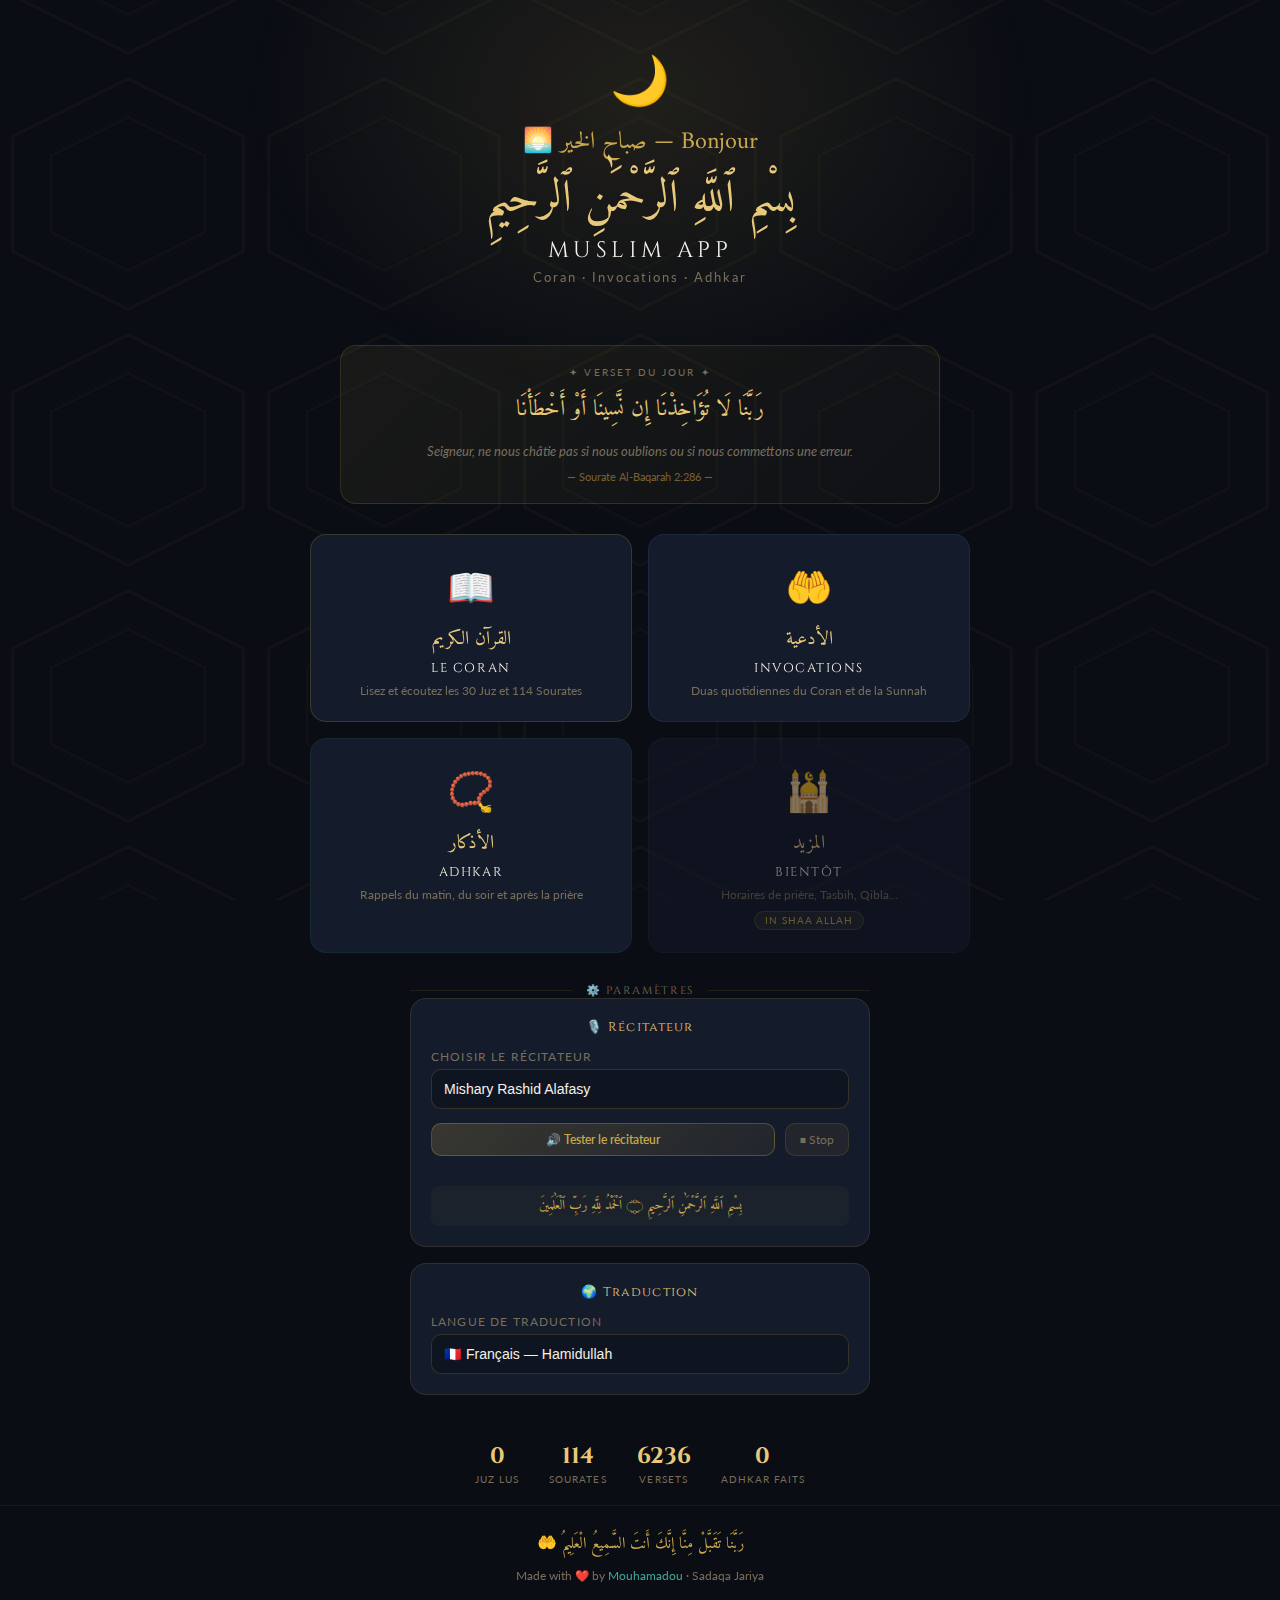
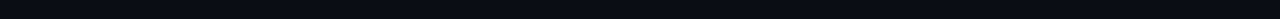
<file: index.html>
<!DOCTYPE html>
<html lang="fr" dir="ltr">
<head>
<meta charset="UTF-8"/>
<meta name="viewport" content="width=device-width, initial-scale=1.0, user-scalable=no"/>
<title>Muslim App — تطبيق المسلم</title>
<meta name="description" content="Coran, Duas et Adhkar — Application islamique complète"/>
<meta name="theme-color" content="#0a0d14"/>
<link rel="manifest" href="manifest.json"/>
<meta name="apple-mobile-web-app-capable" content="yes"/>
<link href="https://fonts.googleapis.com/css2?family=Amiri:wght@400;700&family=Cinzel:wght@400;600;700&family=Lato:wght@300;400;700&display=swap" rel="stylesheet"/>
<link rel="stylesheet" href="style.css"/>
<style>
/* Extra styles only for index page */
.settings-section {
  max-width: 500px;
  margin: 0 auto;
  padding: 0 20px 10px;
}

.settings-card {
  background: var(--card);
  border: 1px solid rgba(201,168,76,.15);
  border-radius: var(--radius);
  padding: 20px;
  margin-bottom: 16px;
}

.settings-card-title {
  font-family: 'Cinzel', serif;
  font-size: .8rem;
  color: var(--gold-light);
  letter-spacing: .1em;
  margin-bottom: 14px;
  text-align: center;
}

.settings-card .setting-group {
  margin-bottom: 14px;
}

.settings-card .setting-group:last-child {
  margin-bottom: 0;
}

.settings-card .setting-label {
  font-size: .72rem;
  color: var(--text-dim);
  text-transform: uppercase;
  letter-spacing: .1em;
  margin-bottom: 6px;
  display: block;
}

.settings-card .setting-select {
  width: 100%;
  background: var(--deep);
  border: 1px solid rgba(201,168,76,.2);
  border-radius: 10px;
  padding: 11px 12px;
  color: var(--white);
  font-size: .88rem;
  outline: none;
  appearance: none;
  cursor: pointer;
}

.settings-card .setting-select:focus {
  border-color: var(--gold);
}

.settings-card .setting-select option {
  background: var(--deep);
  color: var(--white);
}

.test-reciter-wrap {
  display: flex;
  align-items: center;
  gap: 10px;
  margin-top: 10px;
}

.test-btn {
  background: linear-gradient(135deg, rgba(201,168,76,.2), rgba(201,168,76,.08));
  border: 1px solid rgba(201,168,76,.3);
  color: var(--gold);
  padding: 8px 16px;
  border-radius: 10px;
  font-size: .75rem;
  font-weight: 600;
  display: flex;
  align-items: center;
  gap: 6px;
  transition: all .2s;
  flex: 1;
  justify-content: center;
}

.test-btn:hover {
  background: linear-gradient(135deg, rgba(201,168,76,.35), rgba(201,168,76,.15));
  border-color: var(--gold);
}

.test-btn.playing-test {
  background: rgba(74,222,128,.15);
  border-color: var(--green);
  color: var(--green);
}

.stop-btn {
  background: rgba(201,168,76,.08);
  border: 1px solid rgba(201,168,76,.15);
  color: var(--text-dim);
  padding: 8px 14px;
  border-radius: 10px;
  font-size: .75rem;
  transition: all .2s;
}

.stop-btn:hover {
  color: var(--gold);
  border-color: var(--gold);
}

.test-status {
  font-size: .68rem;
  color: var(--text-dim);
  text-align: center;
  margin-top: 6px;
  min-height: 16px;
}

.reciter-preview {
  font-family: 'Amiri', serif;
  font-size: .85rem;
  color: var(--gold);
  text-align: center;
  direction: rtl;
  padding: 8px;
  background: rgba(201,168,76,.05);
  border-radius: 8px;
  margin-top: 8px;
}

.section-divider {
  display: flex;
  align-items: center;
  gap: 14px;
  max-width: 500px;
  margin: 10px auto 0;
  padding: 0 20px;
}

.section-divider span {
  font-family: 'Cinzel', serif;
  font-size: .7rem;
  color: var(--text-dim);
  letter-spacing: .15em;
  text-transform: uppercase;
  white-space: nowrap;
}

.section-divider::before,
.section-divider::after {
  content: '';
  flex: 1;
  height: 1px;
  background: rgba(201,168,76,.12);
}
</style>
</head>
<body>

<!-- Background -->
<div class="bg-glow"></div>
<div class="bg-pattern">
  <svg viewBox="0 0 200 200" xmlns="http://www.w3.org/2000/svg" preserveAspectRatio="xMidYMid slice">
    <defs><pattern id="geo" x="0" y="0" width="40" height="40" patternUnits="userSpaceOnUse">
      <polygon points="20,2 38,11 38,29 20,38 2,29 2,11" fill="none" stroke="#c9a84c" stroke-width="0.5"/>
      <polygon points="20,8 32,14 32,26 20,32 8,26 8,14" fill="none" stroke="#c9a84c" stroke-width="0.3"/>
    </pattern></defs>
    <rect width="200" height="200" fill="url(#geo)"/>
  </svg>
</div>

<!-- Toast -->
<div class="toast" id="toast"></div>

<!-- ================================ -->
<!-- HOME HERO                        -->
<!-- ================================ -->
<div class="home-hero">
  <span class="moon-icon">🌙</span>
  <div class="home-greeting" id="greeting"></div>
  <div class="home-title">بِسْمِ ٱللَّهِ ٱلرَّحْمَٰنِ ٱلرَّحِيمِ</div>
  <div class="home-app-name">Muslim App</div>
  <div class="home-tagline">Coran · Invocations · Adhkar</div>
</div>

<!-- ================================ -->
<!-- VERSE OF THE DAY                 -->
<!-- ================================ -->
<div class="verse-of-day">
  <div class="verse-of-day-label">✦ Verset du jour ✦</div>
  <div class="verse-of-day-ar" id="vod-ar"></div>
  <div class="verse-of-day-tr" id="vod-tr"></div>
  <div class="verse-of-day-ref" id="vod-ref"></div>
</div>

<!-- ================================ -->
<!-- FEATURE CARDS                    -->
<!-- ================================ -->
<div class="features">
  <a href="quran.html" class="feature-card card-quran">
    <span class="feature-icon">📖</span>
    <div class="feature-title-ar">القرآن الكريم</div>
    <div class="feature-title">Le Coran</div>
    <div class="feature-desc">Lisez et écoutez les 30 Juz et 114 Sourates</div>
  </a>
  <a href="duas.html" class="feature-card card-duas">
    <span class="feature-icon">🤲</span>
    <div class="feature-title-ar">الأدعية</div>
    <div class="feature-title">Invocations</div>
    <div class="feature-desc">Duas quotidiennes du Coran et de la Sunnah</div>
  </a>
  <a href="adhkar.html" class="feature-card card-adhkar">
    <span class="feature-icon">📿</span>
    <div class="feature-title-ar">الأذكار</div>
    <div class="feature-title">Adhkar</div>
    <div class="feature-desc">Rappels du matin, du soir et après la prière</div>
  </a>
  <div class="feature-card card-soon">
    <span class="feature-icon">🕌</span>
    <div class="feature-title-ar">المزيد</div>
    <div class="feature-title">Bientôt</div>
    <div class="feature-desc">Horaires de prière, Tasbih, Qibla...</div>
    <span class="coming-badge">In Shaa Allah</span>
  </div>
</div>

<!-- ================================ -->
<!-- SETTINGS ON HOME                 -->
<!-- ================================ -->
<div class="section-divider">
  <span>⚙️ Paramètres</span>
</div>

<div class="settings-section">
  <!-- Reciter -->
  <div class="settings-card">
    <div class="settings-card-title">🎙️ Récitateur</div>
    <div class="setting-group">
      <label class="setting-label">Choisir le récitateur</label>
      <select class="setting-select" id="select-reciter" onchange="onReciterChange(this.value)">
        <option value="ar.alafasy">Mishary Rashid Alafasy</option>
        <option value="ar.abdulbasitmurattal">Abdul Basit (Murattal)</option>
        <option value="ar.abdurrahmaansudais">Abdurrahman As-Sudais</option>
        <option value="ar.husary">Mahmoud Khalil Al-Husary</option>
        <option value="ar.minshawimujawwad">El-Minshawi (Mujawwad)</option>
      </select>
    </div>
    <div class="test-reciter-wrap">
      <button class="test-btn" id="test-btn" onclick="testReciter()">
        🔊 Tester le récitateur
      </button>
      <button class="stop-btn" onclick="stopTest()">⏹ Stop</button>
    </div>
    <div class="test-status" id="test-status"></div>
    <div class="reciter-preview">
      بِسْمِ ٱللَّهِ ٱلرَّحْمَٰنِ ٱلرَّحِيمِ ۝ ٱلْحَمْدُ لِلَّهِ رَبِّ ٱلْعَٰلَمِينَ
    </div>
  </div>

  <!-- Translation -->
  <div class="settings-card">
    <div class="settings-card-title">🌍 Traduction</div>
    <div class="setting-group">
      <label class="setting-label">Langue de traduction</label>
      <select class="setting-select" id="select-translation" onchange="onTranslationChange(this.value)">
        <option value="fr.hamidullah">🇫🇷 Français — Hamidullah</option>
        <option value="en.sahih">🇬🇧 English — Sahih International</option>
        <option value="en.pickthall">🇬🇧 English — Pickthall</option>
      </select>
    </div>
  </div>
</div>

<!-- ================================ -->
<!-- STATS                            -->
<!-- ================================ -->
<div class="home-stats">
  <div class="stat-item">
    <div class="stat-num" id="stat-juz">0</div>
    <div class="stat-label">Juz lus</div>
  </div>
  <div class="stat-item">
    <div class="stat-num">114</div>
    <div class="stat-label">Sourates</div>
  </div>
  <div class="stat-item">
    <div class="stat-num">6236</div>
    <div class="stat-label">Versets</div>
  </div>
  <div class="stat-item">
    <div class="stat-num" id="stat-dhikr">0</div>
    <div class="stat-label">Adhkar faits</div>
  </div>
</div>

<!-- ================================ -->
<!-- FOOTER                           -->
<!-- ================================ -->
<footer>
  <div class="footer-dua">رَبَّنَا تَقَبَّلْ مِنَّا إِنَّكَ أَنتَ السَّمِيعُ الْعَلِيمُ 🤲</div>
  <div class="footer-credit">
    Made with ❤️ by <a href="https://github.com/lem2003" target="_blank">Mouhamadou</a> · Sadaqa Jariya
  </div>
</footer>

<!-- Hidden test audio -->
<audio id="test-audio" preload="none"></audio>

<script>
/* ================================================
   VERSE OF THE DAY DATA
   ================================================ */
var VOD = [
  {ar:'وَإِذَا سَأَلَكَ عِبَادِي عَنِّي فَإِنِّي قَرِيبٌ أُجِيبُ دَعْوَةَ الدَّاعِ إِذَا دَعَانِ', fr:'Et quand Mes serviteurs t\'interrogent sur Moi, Je suis tout proche. Je réponds à l\'appel de celui qui M\'invoque.', ref:'Sourate Al-Baqarah 2:186'},
  {ar:'إِنَّ مَعَ الْعُسْرِ يُسْرًا', fr:'Certes, avec la difficulté il y a une facilité.', ref:'Sourate Ash-Sharh 94:6'},
  {ar:'وَمَن يَتَّقِ اللَّهَ يَجْعَل لَّهُ مَخْرَجًا وَيَرْزُقْهُ مِنْ حَيْثُ لَا يَحْتَسِبُ', fr:'Et quiconque craint Allah, Il lui donnera une issue et lui accordera Ses dons d\'où il ne s\'y attend pas.', ref:'Sourate At-Talaq 65:2-3'},
  {ar:'وَلَسَوْفَ يُعْطِيكَ رَبُّكَ فَتَرْضَىٰ', fr:'Ton Seigneur t\'accordera certes Ses dons, et tu seras satisfait.', ref:'Sourate Ad-Duha 93:5'},
  {ar:'فَاذْكُرُونِي أَذْكُرْكُمْ وَاشْكُرُوا لِي وَلَا تَكْفُرُونِ', fr:'Souvenez-vous de Moi, Je Me souviendrai de vous. Soyez reconnaissants et ne soyez pas ingrats.', ref:'Sourate Al-Baqarah 2:152'},
  {ar:'وَنُنَزِّلُ مِنَ الْقُرْآنِ مَا هُوَ شِفَاءٌ وَرَحْمَةٌ لِّلْمُؤْمِنِينَ', fr:'Nous faisons descendre du Coran ce qui est guérison et miséricorde pour les croyants.', ref:'Sourate Al-Isra 17:82'},
  {ar:'رَبَّنَا لَا تُؤَاخِذْنَا إِن نَّسِينَا أَوْ أَخْطَأْنَا', fr:'Seigneur, ne nous châtie pas si nous oublions ou si nous commettons une erreur.', ref:'Sourate Al-Baqarah 2:286'},
  {ar:'لَا يُكَلِّفُ اللَّهُ نَفْسًا إِلَّا وُسْعَهَا', fr:'Allah n\'impose à aucune âme une charge supérieure à sa capacité.', ref:'Sourate Al-Baqarah 2:286'},
  {ar:'وَقُل رَّبِّ زِدْنِي عِلْمًا', fr:'Et dis : Seigneur, accrois mes connaissances.', ref:'Sourate Taha 20:114'},
  {ar:'إِنَّ اللَّهَ مَعَ الصَّابِرِينَ', fr:'Certes, Allah est avec les patients.', ref:'Sourate Al-Baqarah 2:153'},
];

/* ================================================
   RECITER TEST DATA
   ================================================ */
var RECITER_NAMES = {
  'ar.alafasy': 'Mishary Rashid Alafasy',
  'ar.abdulbasitmurattal': 'Abdul Basit (Murattal)',
  'ar.abdurrahmaansudais': 'Abdurrahman As-Sudais',
  'ar.husary': 'Mahmoud Khalil Al-Husary',
  'ar.minshawimujawwad': 'El-Minshawi (Mujawwad)'
};

// Test ayahs: Al-Fatiha verses 1-4
var TEST_AYAHS = [1, 2, 3, 4, 5, 6, 7];
var testAudioEl = document.getElementById('test-audio');
var testIdx = 0;
var isTesting = false;

/* ================================================
   SETTINGS
   ================================================ */
function onReciterChange(val) {
  localStorage.setItem('q_rec', val);
  stopTest();
  showToast('🎙️ Récitateur : ' + RECITER_NAMES[val]);
}

function onTranslationChange(val) {
  localStorage.setItem('q_tr', val);
  var names = {
    'fr.hamidullah': '🇫🇷 Français',
    'en.sahih': '🇬🇧 English (Sahih)',
    'en.pickthall': '🇬🇧 English (Pickthall)'
  };
  showToast('🌍 Traduction : ' + (names[val] || val));
}

/* ================================================
   RECITER TEST
   ================================================ */
function testReciter() {
  var reciter = document.getElementById('select-reciter').value;
  var cdn = 'https://cdn.islamic.network/quran/audio/128';
  
  stopTest();
  isTesting = true;
  testIdx = 0;

  document.getElementById('test-btn').classList.add('playing-test');
  document.getElementById('test-btn').innerHTML = '🔊 En cours d\'écoute...';
  document.getElementById('test-status').textContent = '▶ Al-Fatiha — ' + RECITER_NAMES[reciter];

  playTestAyah();

  function playTestAyah() {
    if (!isTesting || testIdx >= TEST_AYAHS.length) {
      stopTest();
      return;
    }
    var url = cdn + '/' + reciter + '/' + TEST_AYAHS[testIdx] + '.mp3';
    testAudioEl.src = url;
    testAudioEl.play().then(function() {
      document.getElementById('test-status').textContent = 
        '▶ Al-Fatiha — Verset ' + (testIdx + 1) + '/7 — ' + RECITER_NAMES[reciter];
    }).catch(function() {
      document.getElementById('test-status').textContent = '⚠️ Ce récitateur n\'est pas disponible';
      stopTest();
    });
  }

  testAudioEl.onended = function() {
    testIdx++;
    if (testIdx < TEST_AYAHS.length && isTesting) {
      playTestAyah();
    } else {
      document.getElementById('test-status').textContent = '✅ Test terminé — ' + RECITER_NAMES[reciter];
      stopTest();
    }
  };

  testAudioEl.onerror = function() {
    document.getElementById('test-status').textContent = '⚠️ Audio non disponible pour ce récitateur';
    stopTest();
  };
}

function stopTest() {
  isTesting = false;
  testAudioEl.pause();
  testAudioEl.src = '';
  document.getElementById('test-btn').classList.remove('playing-test');
  document.getElementById('test-btn').innerHTML = '🔊 Tester le récitateur';
}

/* ================================================
   GREETING
   ================================================ */
function setGreeting() {
  var h = new Date().getHours();
  var g = '';
  if (h >= 5 && h < 12) g = '🌅 صباح الخير — Bonjour';
  else if (h >= 12 && h < 17) g = '☀️ مساء الخير — Bon après-midi';
  else if (h >= 17 && h < 21) g = '🌆 مساء النور — Bonsoir';
  else g = '🌙 طابت ليلتكم — Bonne nuit';
  document.getElementById('greeting').textContent = g;
}

/* ================================================
   VERSE OF THE DAY
   ================================================ */
function setVerseOfDay() {
  var today = new Date().getDate() % VOD.length;
  var v = VOD[today];
  document.getElementById('vod-ar').textContent = v.ar;
  document.getElementById('vod-tr').textContent = v.fr;
  document.getElementById('vod-ref').textContent = '— ' + v.ref + ' —';
}

/* ================================================
   STATS
   ================================================ */
function loadStats() {
  var done = JSON.parse(localStorage.getItem('q_done') || '[]');
  document.getElementById('stat-juz').textContent = done.length;

  var counters = JSON.parse(localStorage.getItem('q_counters') || '{}');
  var total = 0;
  var keys = Object.keys(counters);
  for (var i = 0; i < keys.length; i++) { total += counters[keys[i]]; }
  document.getElementById('stat-dhikr').textContent = total;
}

/* ================================================
   TOAST
   ================================================ */
function showToast(msg) {
  var t = document.getElementById('toast');
  t.textContent = msg;
  t.classList.add('show');
  setTimeout(function() { t.classList.remove('show'); }, 3000);
}

/* ================================================
   INIT
   ================================================ */
(function init() {
  // Restore saved settings
  var savedReciter = localStorage.getItem('q_rec') || 'ar.alafasy';
  var savedTrans = localStorage.getItem('q_tr') || 'fr.hamidullah';
  document.getElementById('select-reciter').value = savedReciter;
  document.getElementById('select-translation').value = savedTrans;

  setGreeting();
  setVerseOfDay();
  loadStats();
})();

// Service Worker
if ('serviceWorker' in navigator) {
  navigator.serviceWorker.register('sw.js').catch(function() {});
}
</script>
</body>
</html>
</file>
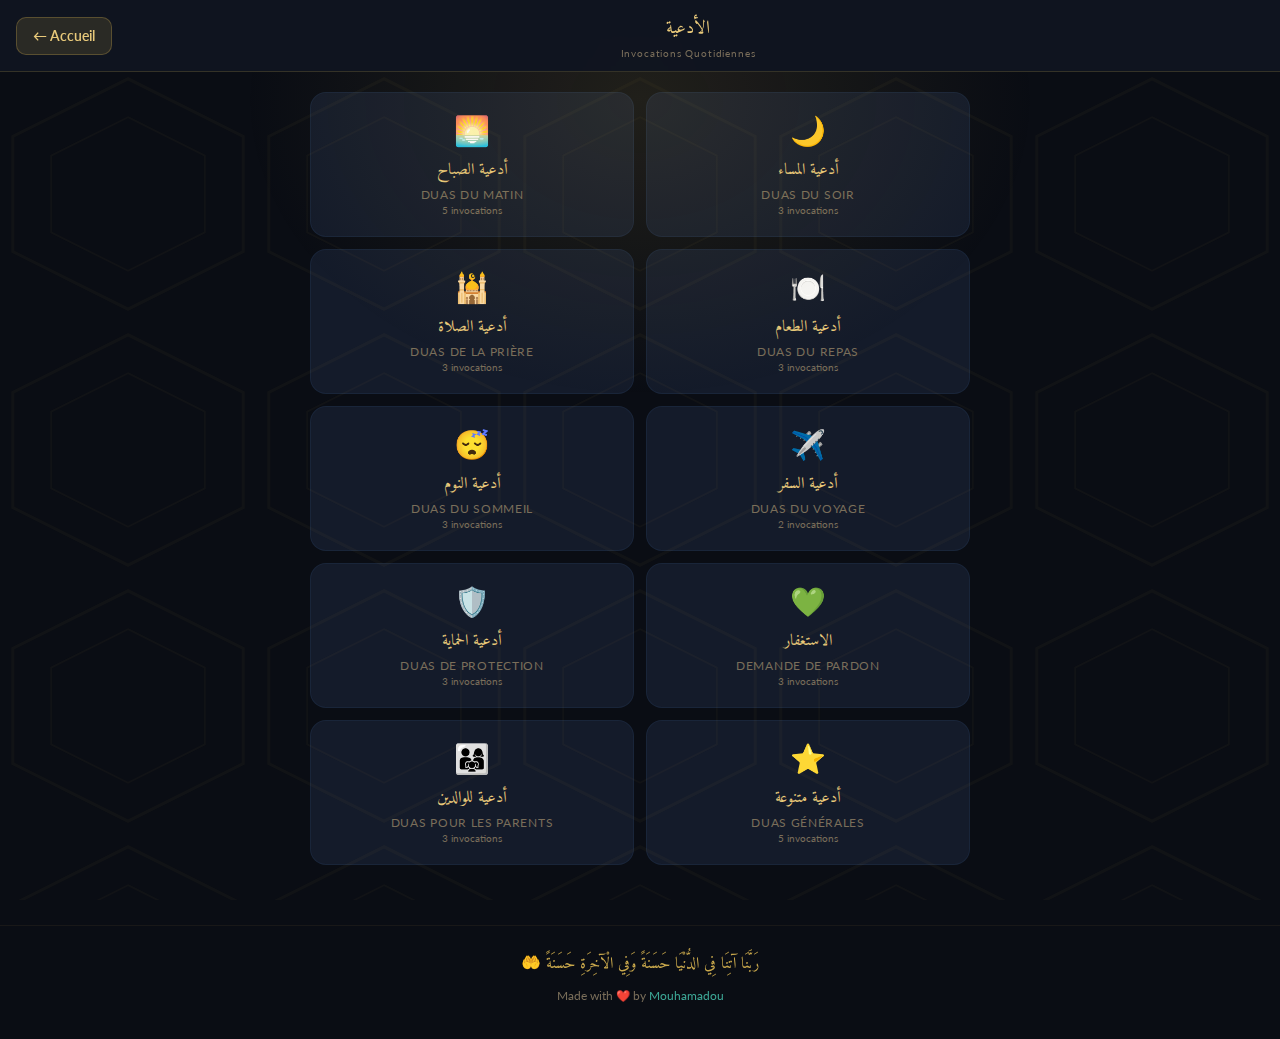
<file: duas.html>
<!DOCTYPE html>
<html lang="fr" dir="ltr">
<head>
<meta charset="UTF-8"/>
<meta name="viewport" content="width=device-width, initial-scale=1.0, user-scalable=no"/>
<title>Duas — الأدعية</title>
<meta name="description" content="Invocations quotidiennes du Coran et de la Sunnah"/>
<meta name="theme-color" content="#0a0d14"/>
<link rel="manifest" href="manifest.json"/>
<link href="https://fonts.googleapis.com/css2?family=Amiri:wght@400;700&family=Cinzel:wght@400;600;700&family=Lato:wght@300;400;700&display=swap" rel="stylesheet"/>
<link rel="stylesheet" href="style.css"/>
</head>
<body>

<!-- Background -->
<div class="bg-glow"></div>
<div class="bg-pattern">
  <svg viewBox="0 0 200 200" xmlns="http://www.w3.org/2000/svg" preserveAspectRatio="xMidYMid slice">
    <defs><pattern id="geo" x="0" y="0" width="40" height="40" patternUnits="userSpaceOnUse">
      <polygon points="20,2 38,11 38,29 20,38 2,29 2,11" fill="none" stroke="#c9a84c" stroke-width="0.5"/>
      <polygon points="20,8 32,14 32,26 20,32 8,26 8,14" fill="none" stroke="#c9a84c" stroke-width="0.3"/>
    </pattern></defs>
    <rect width="200" height="200" fill="url(#geo)"/>
  </svg>
</div>

<!-- Toast -->
<div class="toast" id="toast"></div>

<!-- Header -->
<div class="section-header">
  <a href="index.html" class="sec-back" id="back-btn">← Accueil</a>
  <div class="sec-title-area">
    <div class="sec-title" id="page-title">الأدعية</div>
    <div class="sec-subtitle" id="page-subtitle">Invocations Quotidiennes</div>
  </div>
  <div class="sec-actions"></div>
</div>

<!-- Content -->
<div id="content"></div>

<!-- Footer (shown on categories view) -->
<footer id="page-footer">
  <div class="footer-dua">رَبَّنَا آتِنَا فِي الدُّنْيَا حَسَنَةً وَفِي الْآخِرَةِ حَسَنَةً 🤲</div>
  <div class="footer-credit">
    Made with ❤️ by <a href="https://github.com/lem2003" target="_blank">Mouhamadou</a>
  </div>
</footer>

<script>
/* ================================================================
   DUAS DATA
   ================================================================ */
var CATEGORIES = [
  {id:'morning', icon:'🌅', ar:'أدعية الصباح', fr:'Duas du Matin', count:0},
  {id:'evening', icon:'🌙', ar:'أدعية المساء', fr:'Duas du Soir', count:0},
  {id:'salah', icon:'🕌', ar:'أدعية الصلاة', fr:'Duas de la Prière', count:0},
  {id:'food', icon:'🍽️', ar:'أدعية الطعام', fr:'Duas du Repas', count:0},
  {id:'sleep', icon:'😴', ar:'أدعية النوم', fr:'Duas du Sommeil', count:0},
  {id:'travel', icon:'✈️', ar:'أدعية السفر', fr:'Duas du Voyage', count:0},
  {id:'protection', icon:'🛡️', ar:'أدعية الحماية', fr:'Duas de Protection', count:0},
  {id:'forgiveness', icon:'💚', ar:'الاستغفار', fr:'Demande de Pardon', count:0},
  {id:'parents', icon:'👨‍👩‍👧', ar:'أدعية للوالدين', fr:'Duas pour les Parents', count:0},
  {id:'general', icon:'⭐', ar:'أدعية متنوعة', fr:'Duas Générales', count:0}
];

var DUAS = [
  // MORNING
  {cat:'morning', ar:'اللَّهُمَّ بِكَ أَصْبَحْنَا وَبِكَ أَمْسَيْنَا وَبِكَ نَحْيَا وَبِكَ نَمُوتُ وَإِلَيْكَ النُّشُورُ', fr:'Ô Allah, c\'est par Toi que nous sommes arrivés au matin, et c\'est par Toi que nous arrivons au soir. C\'est par Toi que nous vivons et par Toi que nous mourrons, et c\'est vers Toi la résurrection.', src:'At-Tirmidhi'},
  {cat:'morning', ar:'أَصْبَحْنَا وَأَصْبَحَ الْمُلْكُ لِلَّهِ وَالْحَمْدُ لِلَّهِ لَا إِلَهَ إِلَّا اللَّهُ وَحْدَهُ لَا شَرِيكَ لَهُ، لَهُ الْمُلْكُ وَلَهُ الْحَمْدُ وَهُوَ عَلَى كُلِّ شَيْءٍ قَدِيرٌ', fr:'Nous voilà au matin et le royaume appartient à Allah. Louange à Allah. Il n\'y a de divinité qu\'Allah seul, sans associé. À Lui la souveraineté, à Lui la louange et Il est capable de toute chose.', src:'Muslim'},
  {cat:'morning', ar:'اللَّهُمَّ إِنِّي أَسْأَلُكَ الْعَفْوَ وَالْعَافِيَةَ فِي الدُّنْيَا وَالآخِرَةِ', fr:'Ô Allah, je Te demande le pardon et la santé dans ce monde et dans l\'au-delà.', src:'Ibn Majah'},
  {cat:'morning', ar:'بِسْمِ اللَّهِ الَّذِي لَا يَضُرُّ مَعَ اسْمِهِ شَيْءٌ فِي الْأَرْضِ وَلَا فِي السَّمَاءِ وَهُوَ السَّمِيعُ الْعَلِيمُ', fr:'Au nom d\'Allah, rien ne peut nuire avec Son nom, ni sur terre ni au ciel, et Il est l\'Audient, l\'Omniscient.', src:'Abu Dawud', rep:'3x'},
  {cat:'morning', ar:'رَضِيتُ بِاللَّهِ رَبًّا وَبِالْإِسْلَامِ دِينًا وَبِمُحَمَّدٍ صَلَّى اللهُ عَلَيْهِ وَسَلَّمَ نَبِيًّا', fr:'J\'accepte Allah comme Seigneur, l\'Islam comme religion et Muhammad ﷺ comme prophète.', src:'Abu Dawud', rep:'3x'},

  // EVENING
  {cat:'evening', ar:'اللَّهُمَّ بِكَ أَمْسَيْنَا وَبِكَ أَصْبَحْنَا وَبِكَ نَحْيَا وَبِكَ نَمُوتُ وَإِلَيْكَ الْمَصِيرُ', fr:'Ô Allah, c\'est par Toi que nous arrivons au soir et par Toi au matin. C\'est par Toi que nous vivons et par Toi que nous mourons, et vers Toi est le retour.', src:'At-Tirmidhi'},
  {cat:'evening', ar:'أَمْسَيْنَا وَأَمْسَى الْمُلْكُ لِلَّهِ وَالْحَمْدُ لِلَّهِ لَا إِلَهَ إِلَّا اللَّهُ وَحْدَهُ لَا شَرِيكَ لَهُ', fr:'Nous voilà au soir et le royaume appartient à Allah. Louange à Allah. Il n\'y a de divinité qu\'Allah seul, sans associé.', src:'Muslim'},
  {cat:'evening', ar:'أَعُوذُ بِكَلِمَاتِ اللَّهِ التَّامَّاتِ مِنْ شَرِّ مَا خَلَقَ', fr:'Je cherche refuge auprès des paroles parfaites d\'Allah contre le mal de ce qu\'Il a créé.', src:'Muslim', rep:'3x'},

  // SALAH
  {cat:'salah', ar:'اللَّهُمَّ أَنْتَ السَّلَامُ وَمِنْكَ السَّلَامُ تَبَارَكْتَ يَا ذَا الْجَلَالِ وَالْإِكْرَامِ', fr:'Ô Allah, Tu es la Paix et de Toi vient la paix. Béni sois-Tu, ô Détenteur de la majesté et de la générosité.', src:'Muslim — après le salam'},
  {cat:'salah', ar:'سُبْحَانَ اللَّهِ (٣٣) الْحَمْدُ لِلَّهِ (٣٣) اللَّهُ أَكْبَرُ (٣٣)', fr:'Gloire à Allah (33x), Louange à Allah (33x), Allah est le Plus Grand (33x).', src:'Muslim — après chaque prière'},
  {cat:'salah', ar:'رَبَّنَا آتِنَا فِي الدُّنْيَا حَسَنَةً وَفِي الْآخِرَةِ حَسَنَةً وَقِنَا عَذَابَ النَّارِ', fr:'Notre Seigneur, accorde-nous une belle part dans ce monde, et une belle part dans l\'au-delà, et protège-nous du châtiment du Feu.', src:'Coran 2:201'},

  // FOOD
  {cat:'food', ar:'بِسْمِ اللَّهِ', fr:'Au nom d\'Allah.', src:'Avant de manger'},
  {cat:'food', ar:'اللَّهُمَّ بَارِكْ لَنَا فِيمَا رَزَقْتَنَا وَقِنَا عَذَابَ النَّارِ', fr:'Ô Allah, bénis-nous dans ce que Tu nous as accordé et protège-nous du châtiment du Feu.', src:'Avant de manger'},
  {cat:'food', ar:'الْحَمْدُ لِلَّهِ الَّذِي أَطْعَمَنِي هَذَا وَرَزَقَنِيهِ مِنْ غَيْرِ حَوْلٍ مِنِّي وَلَا قُوَّةٍ', fr:'Louange à Allah qui m\'a nourri de ceci et me l\'a accordé sans effort ni puissance de ma part.', src:'Abu Dawud — après manger'},

  // SLEEP
  {cat:'sleep', ar:'بِاسْمِكَ اللَّهُمَّ أَمُوتُ وَأَحْيَا', fr:'En Ton nom, ô Allah, je meurs et je vis.', src:'Al-Bukhari — en se couchant'},
  {cat:'sleep', ar:'اللَّهُمَّ قِنِي عَذَابَكَ يَوْمَ تَبْعَثُ عِبَادَكَ', fr:'Ô Allah, préserve-moi de Ton châtiment le jour où Tu ressusciteras Tes serviteurs.', src:'Abu Dawud'},
  {cat:'sleep', ar:'الْحَمْدُ لِلَّهِ الَّذِي أَحْيَانَا بَعْدَ مَا أَمَاتَنَا وَإِلَيْهِ النُّشُورُ', fr:'Louange à Allah qui nous a redonné la vie après nous avoir fait mourir, et c\'est vers Lui la résurrection.', src:'Al-Bukhari — au réveil'},

  // TRAVEL
  {cat:'travel', ar:'سُبْحَانَ الَّذِي سَخَّرَ لَنَا هَذَا وَمَا كُنَّا لَهُ مُقْرِنِينَ وَإِنَّا إِلَى رَبِّنَا لَمُنقَلِبُونَ', fr:'Gloire à Celui qui a mis ceci à notre service, alors que nous n\'étions pas capables de le dominer. Et c\'est vers notre Seigneur que nous retournerons.', src:'Coran 43:13-14'},
  {cat:'travel', ar:'اللَّهُمَّ إِنَّا نَسْأَلُكَ فِي سَفَرِنَا هَذَا الْبِرَّ وَالتَّقْوَى وَمِنَ الْعَمَلِ مَا تَرْضَى', fr:'Ô Allah, nous Te demandons dans ce voyage la bonté et la piété, et des actes qui Te plaisent.', src:'Muslim'},

  // PROTECTION
  {cat:'protection', ar:'اللَّهُمَّ إِنِّي أَعُوذُ بِكَ مِنَ الْهَمِّ وَالْحَزَنِ وَالْعَجْزِ وَالْكَسَلِ وَالْبُخْلِ وَالْجُبْنِ وَضَلَعِ الدَّيْنِ وَغَلَبَةِ الرِّجَالِ', fr:'Ô Allah, je cherche refuge auprès de Toi contre les soucis et la tristesse, contre l\'incapacité et la paresse, contre l\'avarice et la lâcheté, contre le poids des dettes et la domination des hommes.', src:'Al-Bukhari'},
  {cat:'protection', ar:'حَسْبِيَ اللَّهُ لَا إِلَهَ إِلَّا هُوَ عَلَيْهِ تَوَكَّلْتُ وَهُوَ رَبُّ الْعَرْشِ الْعَظِيمِ', fr:'Allah me suffit, il n\'y a de divinité que Lui. En Lui je place ma confiance et Il est le Seigneur du Trône immense.', src:'Coran 9:129', rep:'7x'},
  {cat:'protection', ar:'أَعُوذُ بِكَلِمَاتِ اللَّهِ التَّامَّةِ مِنْ كُلِّ شَيْطَانٍ وَهَامَّةٍ وَمِنْ كُلِّ عَيْنٍ لَامَّةٍ', fr:'Je cherche refuge auprès des paroles parfaites d\'Allah contre tout démon, tout animal venimeux et tout mauvais œil.', src:'Al-Bukhari — Ruqya du Prophète ﷺ'},

  // FORGIVENESS
  {cat:'forgiveness', ar:'أَسْتَغْفِرُ اللَّهَ الْعَظِيمَ الَّذِي لَا إِلَهَ إِلَّا هُوَ الْحَيُّ الْقَيُّومُ وَأَتُوبُ إِلَيْهِ', fr:'Je demande pardon à Allah le Très Grand, il n\'y a de divinité que Lui, le Vivant, le Subsistant, et je me repens à Lui.', src:'Abu Dawud'},
  {cat:'forgiveness', ar:'اللَّهُمَّ أَنْتَ رَبِّي لَا إِلَهَ إِلَّا أَنْتَ خَلَقْتَنِي وَأَنَا عَبْدُكَ وَأَنَا عَلَى عَهْدِكَ وَوَعْدِكَ مَا اسْتَطَعْتُ أَعُوذُ بِكَ مِنْ شَرِّ مَا صَنَعْتُ أَبُوءُ لَكَ بِنِعْمَتِكَ عَلَيَّ وَأَبُوءُ بِذَنْبِي فَاغْفِرْ لِي فَإِنَّهُ لَا يَغْفِرُ الذُّنُوبَ إِلَّا أَنْتَ', fr:'Ô Allah, Tu es mon Seigneur, il n\'y a de divinité que Toi. Tu m\'as créé et je suis Ton serviteur. Je suis fidèle à Ton pacte et à Ta promesse autant que je le peux. Je cherche refuge auprès de Toi contre le mal que j\'ai commis. Je reconnais Tes bienfaits envers moi et je reconnais mes péchés. Pardonne-moi car nul ne pardonne les péchés si ce n\'est Toi.', src:'Al-Bukhari — Sayyid al-Istighfar'},
  {cat:'forgiveness', ar:'رَبِّ اغْفِرْ لِي وَتُبْ عَلَيَّ إِنَّكَ أَنتَ التَّوَّابُ الرَّحِيمُ', fr:'Seigneur, pardonne-moi et accepte mon repentir. Tu es certes le Très Accueillant au repentir, le Miséricordieux.', src:'Abu Dawud & At-Tirmidhi'},

  // PARENTS
  {cat:'parents', ar:'رَبِّ ارْحَمْهُمَا كَمَا رَبَّيَانِي صَغِيرًا', fr:'Seigneur, fais-leur miséricorde comme ils m\'ont élevé quand j\'étais petit.', src:'Coran 17:24'},
  {cat:'parents', ar:'رَبَّنَا اغْفِرْ لِي وَلِوَالِدَيَّ وَلِلْمُؤْمِنِينَ يَوْمَ يَقُومُ الْحِسَابُ', fr:'Seigneur, pardonne-moi, ainsi qu\'à mes parents et aux croyants le jour où se dressera le compte.', src:'Coran 14:41'},
  {cat:'parents', ar:'رَبِّ اغْفِرْ لِي وَلِوَالِدَيَّ وَلِمَن دَخَلَ بَيْتِيَ مُؤْمِنًا وَلِلْمُؤْمِنِينَ وَالْمُؤْمِنَاتِ', fr:'Seigneur, pardonne-moi, à mes parents, à celui qui entre dans ma maison en croyant, et aux croyants et croyantes.', src:'Coran 71:28'},

  // GENERAL
  {cat:'general', ar:'رَبَّنَا لَا تُزِغْ قُلُوبَنَا بَعْدَ إِذْ هَدَيْتَنَا وَهَبْ لَنَا مِن لَّدُنكَ رَحْمَةً إِنَّكَ أَنتَ الْوَهَّابُ', fr:'Seigneur, ne fais pas dévier nos cœurs après nous avoir guidés. Accorde-nous de Ta part une miséricorde. C\'est Toi le Grand Donateur.', src:'Coran 3:8'},
  {cat:'general', ar:'اللَّهُمَّ إِنِّي أَسْأَلُكَ الْهُدَى وَالتُّقَى وَالْعَفَافَ وَالْغِنَى', fr:'Ô Allah, je Te demande la guidée, la piété, la chasteté et la suffisance.', src:'Muslim'},
  {cat:'general', ar:'رَبِّ اشْرَحْ لِي صَدْرِي وَيَسِّرْ لِي أَمْرِي', fr:'Seigneur, ouvre-moi ma poitrine et facilite-moi ma tâche.', src:'Coran 20:25-26'},
  {cat:'general', ar:'لَا إِلَهَ إِلَّا أَنتَ سُبْحَانَكَ إِنِّي كُنتُ مِنَ الظَّالِمِينَ', fr:'Il n\'y a de divinité que Toi. Gloire à Toi ! J\'étais certes parmi les injustes.', src:'Coran 21:87 — Dua de Yunus عليه السلام'},
  {cat:'general', ar:'رَبَّنَا هَبْ لَنَا مِنْ أَزْوَاجِنَا وَذُرِّيَّاتِنَا قُرَّةَ أَعْيُنٍ وَاجْعَلْنَا لِلْمُتَّقِينَ إِمَامًا', fr:'Seigneur, accorde-nous en nos épouses et nos descendants la joie des yeux, et fais de nous un guide pour les pieux.', src:'Coran 25:74'},
];

// Count duas per category
CATEGORIES.forEach(function(cat) {
  cat.count = DUAS.filter(function(d) { return d.cat === cat.id; }).length;
});

/* ================================================================
   STATE
   ================================================================ */
var currentCat = null;

/* ================================================================
   TOAST
   ================================================================ */
function showToast(msg) {
  var t = document.getElementById('toast');
  t.textContent = msg;
  t.classList.add('show');
  setTimeout(function() { t.classList.remove('show'); }, 3000);
}

/* ================================================================
   RENDER CATEGORIES
   ================================================================ */
function renderCategories() {
  currentCat = null;
  document.getElementById('page-title').textContent = 'الأدعية';
  document.getElementById('page-subtitle').textContent = 'Invocations Quotidiennes';
  document.getElementById('back-btn').href = 'index.html';
  document.getElementById('back-btn').textContent = '← Accueil';
  document.getElementById('back-btn').onclick = null;
  document.getElementById('page-footer').style.display = '';

  var content = document.getElementById('content');
  content.innerHTML = '';

  var wrap = document.createElement('div');
  wrap.className = 'dua-categories';

  CATEGORIES.forEach(function(cat) {
    var el = document.createElement('div');
    el.className = 'dua-cat';
    el.innerHTML =
      '<span class="dua-cat-icon">' + cat.icon + '</span>' +
      '<div class="dua-cat-ar">' + cat.ar + '</div>' +
      '<div class="dua-cat-name">' + cat.fr + '</div>' +
      '<div class="dua-cat-count">' + cat.count + ' invocations</div>';
    el.addEventListener('click', function() { openCategory(cat); });
    wrap.appendChild(el);
  });

  content.appendChild(wrap);
}

/* ================================================================
   OPEN CATEGORY
   ================================================================ */
function openCategory(cat) {
  currentCat = cat.id;
  document.getElementById('page-title').textContent = cat.ar;
  document.getElementById('page-subtitle').textContent = cat.fr + ' — ' + cat.count + ' invocations';
  document.getElementById('page-footer').style.display = 'none';

  // Change back button to go to categories
  var backBtn = document.getElementById('back-btn');
  backBtn.href = '#';
  backBtn.textContent = '← Catégories';
  backBtn.onclick = function(e) {
    e.preventDefault();
    renderCategories();
  };

  var content = document.getElementById('content');
  content.innerHTML = '';

  var list = document.createElement('div');
  list.className = 'content-list';

  var items = DUAS.filter(function(d) { return d.cat === cat.id; });

  items.forEach(function(dua, i) {
    var card = document.createElement('div');
    card.className = 'dua-card';

    var html = '<div class="dua-card-num">' + (i + 1) + '</div>';
    html += '<div class="dua-card-arabic">' + dua.ar + '</div>';
    html += '<div class="dua-card-trans">' + dua.fr + '</div>';
    html += '<div class="dua-card-source">📚 ' + dua.src + '</div>';
    if (dua.rep) {
      html += '<div class="dua-card-repeat">🔄 À répéter ' + dua.rep + '</div>';
    }

    card.innerHTML = html;
    list.appendChild(card);
  });

  content.appendChild(list);
  window.scrollTo(0, 0);
}

/* ================================================================
   CHECK URL PARAMS
   ================================================================ */
function checkParams() {
  var params = new URLSearchParams(window.location.search);
  var cat = params.get('cat');
  if (cat) {
    var found = CATEGORIES.find(function(c) { return c.id === cat; });
    if (found) {
      openCategory(found);
      return;
    }
  }
  renderCategories();
}

/* ================================================================
   INIT
   ================================================================ */
checkParams();
</script>
</body>
</html>
</file>
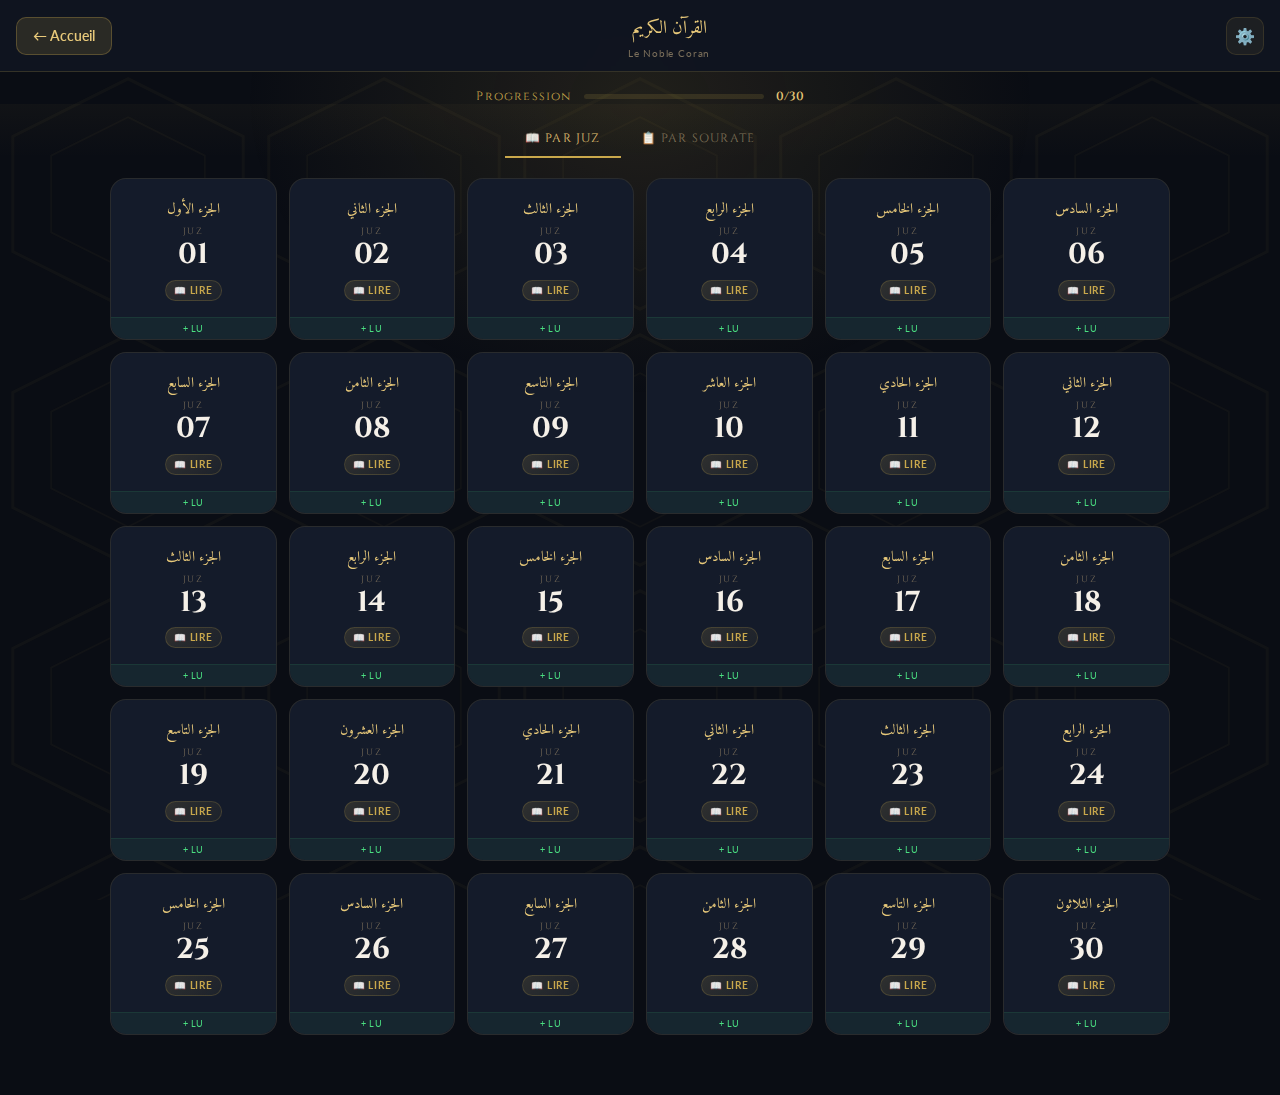
<file: quran.html>
<!DOCTYPE html>
<html lang="fr" dir="ltr">
<head>
<meta charset="UTF-8"/>
<meta name="viewport" content="width=device-width, initial-scale=1.0, user-scalable=no"/>
<title>Al-Quran — القرآن الكريم</title>
<meta name="description" content="Lisez et écoutez le Saint Coran"/>
<meta name="theme-color" content="#0a0d14"/>
<link rel="manifest" href="manifest.json"/>
<link href="https://fonts.googleapis.com/css2?family=Amiri:wght@400;700&family=Cinzel:wght@400;600;700&family=Lato:wght@300;400;700&display=swap" rel="stylesheet"/>
<link rel="stylesheet" href="style.css"/>
<style>
/* === LAST READ BANNER === */
.last-read-banner{max-width:700px;margin:16px auto 0;padding:0 20px;}
.last-read-card{background:linear-gradient(135deg,rgba(42,122,110,.12),rgba(42,122,110,.05));border:1px solid rgba(42,122,110,.25);border-radius:var(--radius);padding:14px 18px;display:flex;align-items:center;gap:14px;cursor:pointer;transition:all .3s;}
.last-read-card:hover{border-color:var(--teal-light);transform:translateY(-2px);box-shadow:0 8px 24px rgba(0,0,0,.3);}
.last-read-icon{font-size:1.8rem;flex-shrink:0;}
.last-read-info{flex:1;min-width:0;}
.last-read-label{font-size:.65rem;color:var(--teal-light);text-transform:uppercase;letter-spacing:.12em;margin-bottom:2px;}
.last-read-detail{font-family:'Amiri',serif;font-size:.95rem;color:var(--gold-light);overflow:hidden;text-overflow:ellipsis;white-space:nowrap;}
.last-read-sub{font-size:.7rem;color:var(--text-dim);margin-top:2px;}
.last-read-go{background:rgba(42,122,110,.2);border:1px solid rgba(42,122,110,.3);color:var(--teal-light);padding:8px 14px;border-radius:8px;font-size:.72rem;font-weight:600;letter-spacing:.06em;transition:all .2s;flex-shrink:0;}
.last-read-go:hover{background:rgba(42,122,110,.3);border-color:var(--teal-light);}

/* === SHARE MENU === */
.share-overlay{position:fixed;inset:0;background:rgba(0,0,0,.7);z-index:400;display:none;align-items:flex-end;justify-content:center;backdrop-filter:blur(4px);}
.share-overlay.show{display:flex;}
.share-panel{background:var(--deep);border:1px solid rgba(201,168,76,.2);border-radius:24px 24px 0 0;padding:20px 20px 34px;width:100%;max-width:500px;animation:slideUp .3s ease;}
.share-handle{width:40px;height:4px;background:rgba(201,168,76,.3);border-radius:99px;margin:0 auto 16px;}
.share-title{font-family:'Cinzel',serif;font-size:.9rem;color:var(--gold-light);text-align:center;margin-bottom:6px;letter-spacing:.08em;}
.share-verse-preview{font-family:'Amiri',serif;font-size:1rem;color:var(--gold);direction:rtl;text-align:center;padding:12px;background:rgba(201,168,76,.05);border-radius:10px;margin:10px 0 16px;line-height:1.8;max-height:100px;overflow:hidden;}
.share-buttons{display:grid;grid-template-columns:repeat(2,1fr);gap:10px;}
.share-btn{display:flex;align-items:center;justify-content:center;gap:8px;padding:12px;border-radius:12px;font-size:.8rem;font-weight:600;border:none;transition:all .2s;color:white;}
.share-btn:hover{transform:scale(1.03);filter:brightness(1.1);}
.share-btn.whatsapp{background:#25D366;}
.share-btn.telegram{background:#0088cc;}
.share-btn.twitter{background:#1DA1F2;}
.share-btn.copy{background:var(--card);color:var(--gold);border:1px solid rgba(201,168,76,.25);}
.share-btn.copy:hover{border-color:var(--gold);}
.share-close{display:block;width:100%;background:none;border:1px solid rgba(201,168,76,.15);color:var(--text-dim);padding:10px;border-radius:10px;margin-top:12px;font-size:.8rem;transition:all .2s;}
.share-close:hover{color:var(--gold);border-color:var(--gold);}

/* === FONT SIZE CONTROL === */
.font-control{display:flex;align-items:center;justify-content:center;gap:10px;padding:12px 20px 4px;max-width:800px;margin:0 auto;}
.font-label{font-size:.65rem;color:var(--text-dim);letter-spacing:.08em;text-transform:uppercase;}
.font-btn{background:rgba(201,168,76,.1);border:1px solid rgba(201,168,76,.2);color:var(--gold);width:32px;height:32px;border-radius:8px;font-size:1rem;display:flex;align-items:center;justify-content:center;transition:all .2s;}
.font-btn:hover{background:rgba(201,168,76,.2);border-color:var(--gold);}
.font-size-display{font-family:'Cinzel',serif;font-size:.75rem;color:var(--gold-light);min-width:30px;text-align:center;}

/* === VERSE SHARE BUTTON === */
.verse-actions{display:flex;align-items:center;gap:4px;}
.verse-share-btn{background:none;border:none;color:var(--text-dim);font-size:.8rem;padding:4px 6px;border-radius:6px;transition:all .2s;}
.verse-share-btn:hover{color:var(--gold);background:rgba(201,168,76,.1);}
</style>
</head>
<body>

<div class="bg-glow"></div>
<div class="bg-pattern">
  <svg viewBox="0 0 200 200" xmlns="http://www.w3.org/2000/svg" preserveAspectRatio="xMidYMid slice">
    <defs><pattern id="geo" x="0" y="0" width="40" height="40" patternUnits="userSpaceOnUse">
      <polygon points="20,2 38,11 38,29 20,38 2,29 2,11" fill="none" stroke="#c9a84c" stroke-width="0.5"/>
      <polygon points="20,8 32,14 32,26 20,32 8,26 8,14" fill="none" stroke="#c9a84c" stroke-width="0.3"/>
    </pattern></defs>
    <rect width="200" height="200" fill="url(#geo)"/>
  </svg>
</div>

<div class="loading-overlay" id="loading">
  <div class="spinner"></div>
  <div class="loading-text" id="loading-msg">تحميل القرآن الكريم...</div>
</div>

<div class="toast" id="toast"></div>

<!-- ============ VIEW: BROWSE ============ -->
<div id="view-browse">
  <div class="section-header">
    <a href="index.html" class="sec-back" data-i18n="back_home">← Accueil</a>
    <div class="sec-title-area">
      <div class="sec-title">القرآن الكريم</div>
      <div class="sec-subtitle" data-i18n="noble_quran">Le Noble Coran</div>
    </div>
    <div class="sec-actions">
      <button onclick="openSettings()" title="Paramètres">⚙️</button>
    </div>
  </div>

  <!-- LAST READ -->
  <div class="last-read-banner" id="last-read-banner" style="display:none;">
    <div class="last-read-card" id="last-read-card">
      <span class="last-read-icon">📌</span>
      <div class="last-read-info">
        <div class="last-read-label" data-i18n="resume_reading">Reprendre la lecture</div>
        <div class="last-read-detail" id="last-read-detail"></div>
        <div class="last-read-sub" id="last-read-sub"></div>
      </div>
      <button class="last-read-go" data-i18n="continue">Continuer →</button>
    </div>
  </div>

  <div class="quran-progress">
    <span class="progress-label" data-i18n="progression">Progression</span>
    <div class="progress-bar-wrap"><div class="progress-bar-fill" id="progressFill"></div></div>
    <span class="progress-count" id="progressCount">0/30</span>
  </div>

  <div class="quran-tabs">
    <button class="tab-btn active" id="tab-juz" onclick="switchTab('juz')" data-i18n="by_juz">📖 Par Juz</button>
    <button class="tab-btn" id="tab-surah" onclick="switchTab('surah')" data-i18n="by_surah">📋 Par Sourate</button>
  </div>

  <div class="grid-wrap" id="juz-section"><div class="grid" id="juz-grid"></div></div>
  <div class="surah-wrap" id="surah-section">
    <div class="search-wrap">
      <span class="search-icon">🔍</span>
      <input class="search-input" type="text" placeholder="Rechercher une sourate..." data-i18n="search_surah" oninput="filterSurahs(this.value)"/>
    </div>
    <div id="surah-list"></div>
  </div>
</div>

<!-- ============ VIEW: READER ============ -->
<div id="view-reader" style="display:none;">
  <div class="section-header">
    <button class="sec-back" onclick="goBack()" data-i18n="back_return">← Retour</button>
    <div class="sec-title-area">
      <div class="sec-title" id="reader-title"></div>
      <div class="sec-subtitle" id="reader-subtitle"></div>
    </div>
    <div class="sec-actions">
      <button onclick="toggleTranslation()" id="btn-trans" class="on" title="Traduction">🌍</button>
      <button onclick="openSettings()" title="Paramètres">⚙️</button>
    </div>
  </div>

  <!-- Font size control -->
  <div class="font-control">
    <span class="font-label" data-i18n="font_size">Taille</span>
    <button class="font-btn" onclick="changeFontSize(-1)">A-</button>
    <span class="font-size-display" id="font-size-display">3</span>
    <button class="font-btn" onclick="changeFontSize(1)">A+</button>
  </div>

  <div class="reader-content" id="reader-content"></div>
  <div id="reader-nav"></div>
</div>

<!-- ============ AUDIO PLAYER ============ -->
<div class="audio-player" id="audio-player">
  <div class="player-progress" id="player-progress" onclick="seekAudio(event)">
    <div class="player-progress-fill" id="player-progress-fill"></div>
  </div>
  <div class="player-main">
    <div class="player-info">
      <div class="player-surah-name" id="player-surah">—</div>
      <div class="player-ayah-num" id="player-ayah">—</div>
    </div>
    <div class="player-controls">
      <button onclick="prevAyah()">⏮</button>
      <button class="play-main" onclick="togglePlay()" id="play-btn">▶</button>
      <button onclick="nextAyah()">⏭</button>
    </div>
    <div class="player-extra">
      <button onclick="toggleRepeat()" id="btn-repeat">🔁</button>
      <button onclick="toggleAutoplay()" id="btn-autoplay" class="on">⏩</button>
    </div>
  </div>
</div>

<!-- ============ SHARE PANEL ============ -->
<div class="share-overlay" id="share-overlay" onclick="if(event.target===this)closeShare()">
    <div class="share-panel">
      <div class="share-handle"></div>
      <div class="share-title" data-i18n="share_verse">📤 Partager ce verset</div>
    <div class="share-verse-preview" id="share-preview"></div>
    <div class="share-buttons">
      <button class="share-btn whatsapp" onclick="shareWhatsApp()">📱 WhatsApp</button>
      <button class="share-btn telegram" onclick="shareTelegram()">✈️ Telegram</button>
      <button class="share-btn twitter" onclick="shareTwitter()">🐦 Twitter</button>
      <button class="share-btn copy" onclick="shareCopy()">📋 Copier</button>
      </div>
      <button class="share-close" onclick="closeShare()" data-i18n="close">Fermer</button>
  </div>
</div>

<!-- ============ SETTINGS ============ -->
  <div class="settings-overlay" id="settings-overlay" onclick="if(event.target===this)closeSettings()">
  <div class="settings-panel">
    <div class="settings-handle"></div>
    <div class="settings-title" data-i18n="settings">⚙️ Paramètres</div>
    <div class="setting-group">
      <label class="setting-label">🎙️ Récitateur</label>
      <select class="setting-select" id="select-reciter" onchange="changeReciter(this.value)">
        <option value="ar.alafasy">Mishary Rashid Alafasy</option>
        <option value="ar.abdulbasitmurattal">Abdul Basit (Murattal)</option>
        <option value="ar.abdurrahmaansudais">Abdurrahman As-Sudais</option>
        <option value="ar.husary">Mahmoud Khalil Al-Husary</option>
        <option value="ar.minshawimujawwad">El-Minshawi (Mujawwad)</option>
        <option value="ar.hudhaify">Ali Al-Hudhaify</option>
        <option value="ar.muhammadayyoub">Muhammad Ayyoub</option>
        <option value="ar.muhammadjibreel">Muhammad Jibreel</option>
        <option value="ar.hanirifai">Hani Ar-Rifai</option>
      </select>
    </div>
    <div class="setting-group">
      <label class="setting-label">🌍 Traduction</label>
      <select class="setting-select" id="select-translation" onchange="changeTranslation(this.value)">
        <option value="fr.hamidullah">🇫🇷 Français — Hamidullah</option>
        <option value="en.sahih">🇬🇧 English — Sahih International</option>
        <option value="en.pickthall">🇬🇧 English — Pickthall</option>
      </select>
    </div>
    <button class="settings-close" onclick="closeSettings()" data-i18n="close">✓ Fermer</button>
  </div>
</div>

<audio id="quran-audio" preload="auto"></audio>

<!-- LANG: système de langue partagé -->
<script src="lang.js"></script>

<script>
/* ================================================================
   STATE
   ================================================================ */
var S = {
  currentView:'browse', type:null, num:null,
  ayahs:[], trans:[], audioUrls:[], idx:0,
  playing:false, repeat:false, autoplay:true, showTrans:true,
  reciter: localStorage.getItem('q_rec')||'ar.alafasy',
  edition: localStorage.getItem('q_tr')||'fr.hamidullah',
  done: JSON.parse(localStorage.getItem('q_done')||'[]'),
  fontSize: parseInt(localStorage.getItem('q_fontsize'))||3,
  surahList:null, cache:{},
  shareData:null
};

var API='https://api.alquran.cloud/v1';
var audio=document.getElementById('quran-audio');

var FONT_SIZES = ['1rem','1.15rem','1.3rem','1.5rem','1.7rem','1.9rem','2.1rem'];
var JUZ_AR=['الجزء الأول','الجزء الثاني','الجزء الثالث','الجزء الرابع','الجزء الخامس','الجزء السادس','الجزء السابع','الجزء الثامن','الجزء التاسع','الجزء العاشر','الجزء الحادي عشر','الجزء الثاني عشر','الجزء الثالث عشر','الجزء الرابع عشر','الجزء الخامس عشر','الجزء السادس عشر','الجزء السابع عشر','الجزء الثامن عشر','الجزء التاسع عشر','الجزء العشرون','الجزء الحادي والعشرون','الجزء الثاني والعشرون','الجزء الثالث والعشرون','الجزء الرابع والعشرون','الجزء الخامس والعشرون','الجزء السادس والعشرون','الجزء السابع والعشرون','الجزء الثامن والعشرون','الجزء التاسع والعشرون','الجزء الثلاثون'];

/* ================================================================
   UTILS
   ================================================================ */
function toAr(n){var d='٠١٢٣٤٥٦٧٨٩';return String(n).split('').map(function(c){return d[+c]||c;}).join('');}
function showLoading(m){document.getElementById('loading-msg').textContent=m||'تحميل...';document.getElementById('loading').classList.add('show');}
function hideLoading(){document.getElementById('loading').classList.remove('show');}
function showToast(m){var t=document.getElementById('toast');t.textContent=m;t.classList.add('show');setTimeout(function(){t.classList.remove('show');},3000);}

/* ================================================================
   FONT SIZE
   ================================================================ */
function changeFontSize(dir){
  S.fontSize=Math.max(0,Math.min(6,S.fontSize+dir));
  localStorage.setItem('q_fontsize',S.fontSize);
  document.getElementById('font-size-display').textContent=S.fontSize+1;
  applyFontSize();
}

function applyFontSize(){
  var els=document.querySelectorAll('.verse-arabic');
  for(var i=0;i<els.length;i++) els[i].style.fontSize=FONT_SIZES[S.fontSize];
  document.getElementById('font-size-display').textContent=S.fontSize+1;
}

/* ================================================================
   LAST READ — Save & Restore
   ================================================================ */
function saveLastRead(){
  if(!S.ayahs.length||!S.ayahs[S.idx])return;
  var a=S.ayahs[S.idx];
  var data={
    type:S.type, num:S.num, idx:S.idx,
    surahName:a.surah.name, surahEn:a.surah.englishName,
    ayahNum:a.numberInSurah, totalAyahs:a.surah.numberOfAyahs,
    timestamp:Date.now()
  };
  localStorage.setItem('q_lastread',JSON.stringify(data));
}

function loadLastRead(){
  try{
    var data=JSON.parse(localStorage.getItem('q_lastread'));
    if(!data)return;
    var banner=document.getElementById('last-read-banner');
    var detail=document.getElementById('last-read-detail');
    var sub=document.getElementById('last-read-sub');

    detail.textContent=data.surahName+' — '+data.surahEn;
    sub.textContent=(data.type==='juz'?'Juz '+data.num:'Sourate '+data.num)+' • Verset '+data.ayahNum;

    banner.style.display='';
    document.getElementById('last-read-card').onclick=function(){
      if(data.type==='juz')openJuz(data.num,data.idx);
      else openSurah(data.num,data.idx);
    };
  }catch(e){}
}

/* ================================================================
   SHARE
   ================================================================ */
function openShare(idx){
  if(!S.ayahs[idx])return;
  var a=S.ayahs[idx];
  var tr=S.trans[idx]?S.trans[idx].text:'';

  S.shareData={
    arabic:a.text,
    translation:tr,
    surah:a.surah.englishName,
    surahAr:a.surah.name,
    ayahNum:a.numberInSurah,
    ref:a.surah.englishName+' '+a.surah.number+':'+a.numberInSurah
  };

  document.getElementById('share-preview').textContent=a.text.substring(0,150)+(a.text.length>150?'...':'');
  document.getElementById('share-overlay').classList.add('show');
}

function closeShare(){document.getElementById('share-overlay').classList.remove('show');}

function getShareText(){
  if(!S.shareData)return'';
  return S.shareData.arabic+'\n\n'+S.shareData.translation+'\n\n— '+S.shareData.ref+'\n\n🔗 https://lem2003.github.io/MuslimApp/';
}

function shareWhatsApp(){
  window.open('https://wa.me/?text='+encodeURIComponent(getShareText()),'_blank');
  closeShare();showToast('📱 Ouverture WhatsApp...');
}

function shareTelegram(){
  window.open('https://t.me/share/url?url='+encodeURIComponent('https://lem2003.github.io/MuslimApp/')+'&text='+encodeURIComponent(getShareText()),'_blank');
  closeShare();showToast('✈️ Ouverture Telegram...');
}

function shareTwitter(){
  var text=S.shareData.arabic.substring(0,200)+'\n— '+S.shareData.ref;
  window.open('https://twitter.com/intent/tweet?text='+encodeURIComponent(text),'_blank');
  closeShare();showToast('🐦 Ouverture Twitter...');
}

function shareCopy(){
  var text=getShareText();
  if(navigator.clipboard){
    navigator.clipboard.writeText(text).then(function(){showToast(t('share_copied'));});
  }else{
    var ta=document.createElement('textarea');ta.value=text;document.body.appendChild(ta);ta.select();document.execCommand('copy');document.body.removeChild(ta);
    showToast(t('share_copied'));
  }
  closeShare();
}

/* ================================================================
   VIEW MANAGEMENT
   ================================================================ */
function showBrowse(){document.getElementById('view-browse').style.display='';document.getElementById('view-reader').style.display='none';S.currentView='browse';window.scrollTo(0,0);}
function showReader(){document.getElementById('view-browse').style.display='none';document.getElementById('view-reader').style.display='';S.currentView='reader';window.scrollTo(0,0);}
function goBack(){audio.pause();S.playing=false;updatePlayBtn();document.getElementById('audio-player').classList.remove('show');showBrowse();loadLastRead();}

/* ================================================================
   PROGRESS
   ================================================================ */
function saveDone(){localStorage.setItem('q_done',JSON.stringify(S.done));updateProgress();}
function updateProgress(){var n=S.done.length;document.getElementById('progressFill').style.width=(n/30*100)+'%';document.getElementById('progressCount').textContent=n+'/30';}
function toggleDone(num,e){e.stopPropagation();var i=S.done.indexOf(num);if(i===-1){S.done.push(num);showToast('✓ Juz '+num);}else S.done.splice(i,1);saveDone();renderJuzGrid();}

/* ================================================================
   API
   ================================================================ */
function apiFetch(ep){return fetch(API+ep).then(function(r){if(!r.ok)throw new Error('HTTP '+r.status);return r.json();}).then(function(j){if(j.code!==200)throw new Error('API '+j.code);return j.data;});}

function loadJuz(num){
  var key='juz_'+num+'_'+S.edition+'_'+S.reciter;
  if(S.cache[key])return Promise.resolve(S.cache[key]);
  showLoading('تحميل الجزء '+toAr(num)+'...');
  return Promise.all([apiFetch('/juz/'+num+'/quran-uthmani'),apiFetch('/juz/'+num+'/'+S.edition),apiFetch('/juz/'+num+'/'+S.reciter)])
  .then(function(r){var res={ayahs:r[0].ayahs,trans:r[1].ayahs,audioUrls:r[2].ayahs.map(function(a){return a.audio;})};S.cache[key]=res;hideLoading();return res;})
  .catch(function(e){hideLoading();throw e;});
}

function loadSurah(num){
  var key='surah_'+num+'_'+S.edition+'_'+S.reciter;
  if(S.cache[key])return Promise.resolve(S.cache[key]);
  showLoading('تحميل السورة...');
  return Promise.all([apiFetch('/surah/'+num+'/quran-uthmani'),apiFetch('/surah/'+num+'/'+S.edition),apiFetch('/surah/'+num+'/'+S.reciter)])
  .then(function(r){
    var ar=r[0],tr=r[1],au=r[2];
    var info={number:ar.number,name:ar.name,englishName:ar.englishName,englishNameTranslation:ar.englishNameTranslation,numberOfAyahs:ar.numberOfAyahs,revelationType:ar.revelationType};
    ar.ayahs.forEach(function(a){a.surah=info;});tr.ayahs.forEach(function(a){a.surah=info;});
    var res={ayahs:ar.ayahs,trans:tr.ayahs,audioUrls:au.ayahs.map(function(a){return a.audio;})};S.cache[key]=res;hideLoading();return res;
  }).catch(function(e){hideLoading();throw e;});
}

function loadSurahList(){if(S.surahList)return Promise.resolve(S.surahList);return apiFetch('/surah').then(function(d){S.surahList=d;return d;});}

/* ================================================================
   OPEN JUZ / SURAH (with optional scroll to index)
   ================================================================ */
function openJuz(num,scrollIdx){
  showReader();S.type='juz';S.num=num;
  document.getElementById('reader-title').textContent=JUZ_AR[num-1];
  document.getElementById('reader-subtitle').textContent='Juz '+num+' / 30';
  document.getElementById('reader-content').innerHTML=loadingHTML();
  document.getElementById('reader-nav').innerHTML='';
  loadJuz(num).then(function(d){
    S.ayahs=d.ayahs;S.trans=d.trans;S.audioUrls=d.audioUrls;S.idx=scrollIdx||0;
    renderVerses();renderNav();
    if(scrollIdx){setTimeout(function(){var el=document.getElementById('v-'+scrollIdx);if(el)el.scrollIntoView({behavior:'smooth',block:'center'});},300);}
  }).catch(function(){document.getElementById('reader-content').innerHTML=errorHTML('openJuz('+num+')');});
}

function openSurah(num,scrollIdx){
  showReader();S.type='surah';S.num=num;
  document.getElementById('reader-subtitle').textContent='Sourate '+num+' / 114';
  document.getElementById('reader-content').innerHTML=loadingHTML();
  document.getElementById('reader-nav').innerHTML='';
  loadSurah(num).then(function(d){
    S.ayahs=d.ayahs;S.trans=d.trans;S.audioUrls=d.audioUrls;S.idx=scrollIdx||0;
    document.getElementById('reader-title').textContent=d.ayahs[0].surah.name;
    renderVerses();renderNav();
    if(scrollIdx){setTimeout(function(){var el=document.getElementById('v-'+scrollIdx);if(el)el.scrollIntoView({behavior:'smooth',block:'center'});},300);}
  }).catch(function(){document.getElementById('reader-content').innerHTML=errorHTML('openSurah('+num+')');});
}

function loadingHTML(){return '<div style="text-align:center;padding:80px 20px"><div class="spinner" style="margin:0 auto 16px"></div><div style="font-family:Amiri,serif;color:var(--gold);font-size:1.1rem">جاري التحميل...</div></div>';}
function errorHTML(fn){return '<div style="text-align:center;padding:60px 20px"><div style="font-size:3rem;margin-bottom:16px">❌</div><h3 style="color:#e74c3c;font-family:Cinzel,serif;margin-bottom:8px">Erreur de chargement</h3><p style="color:var(--text-dim);margin-bottom:20px;font-size:.88rem">Vérifiez votre connexion</p><button onclick="'+fn+'" style="background:var(--gold);color:var(--night);border:none;padding:12px 28px;border-radius:10px;font-weight:700;cursor:pointer">🔄 Réessayer</button></div>';}

/* ================================================================
   RENDER: JUZ GRID
   ================================================================ */
function renderJuzGrid(){
  var grid=document.getElementById('juz-grid');grid.innerHTML='';
  for(var i=1;i<=30;i++){(function(num){
    var done=S.done.includes(num);var card=document.createElement('div');
    card.className='juz-card'+(done?' completed':'');card.style.animationDelay=Math.min(num,15)*0.03+'s';
    card.innerHTML='<span class="juz-arabic">'+JUZ_AR[num-1].split(' ').slice(0,2).join(' ')+'</span><span class="juz-label">Juz</span><span class="juz-number">'+String(num).padStart(2,'0')+'</span><span class="listen-badge">'+t('read')+'</span><button class="mark-btn" onclick="toggleDone('+num+',event)">'+(done?t('marked_read'):t('mark_read'))+'</button>';
    card.addEventListener('click',function(){openJuz(num);});grid.appendChild(card);
  })(i);}
  updateProgress();
}

/* ================================================================
   RENDER: SURAH LIST
   ================================================================ */
var surahRendered=false;
function renderSurahList(){
  if(surahRendered)return;var c=document.getElementById('surah-list');
  c.innerHTML='<div style="text-align:center;padding:30px;color:var(--text-dim)"><div class="spinner" style="margin:0 auto 10px"></div>Chargement...</div>';
  loadSurahList().then(function(ss){c.innerHTML='';ss.forEach(function(s){
    var it=document.createElement('div');it.className='surah-item';
    it.dataset.search=(s.name+' '+s.englishName+' '+s.englishNameTranslation+' '+s.number).toLowerCase();
    it.innerHTML='<div class="surah-num">'+s.number+'</div><div class="surah-info"><div class="surah-name-ar">'+s.name+'</div><div class="surah-name-en">'+s.englishName+' — '+s.englishNameTranslation+'</div></div><div class="surah-meta"><div class="surah-ayah-count">'+s.numberOfAyahs+' v.</div><div class="surah-type">'+(s.revelationType==='Meccan'?'🕋 Mecquoise':'🕌 Médinoise')+'</div></div>';
    it.addEventListener('click',function(){openSurah(s.number);});c.appendChild(it);});surahRendered=true;
  }).catch(function(){c.innerHTML='<div style="text-align:center;padding:30px;color:#e74c3c">Erreur</div>';});
}

function filterSurahs(q){q=q.toLowerCase().trim();var items=document.querySelectorAll('.surah-item');for(var i=0;i<items.length;i++)items[i].style.display=(!q||items[i].dataset.search.indexOf(q)!==-1)?'':'none';}
function switchTab(t){document.getElementById('tab-juz').classList.toggle('active',t==='juz');document.getElementById('tab-surah').classList.toggle('active',t==='surah');document.getElementById('juz-section').style.display=t==='juz'?'':'none';var se=document.getElementById('surah-section');if(t==='surah'){se.classList.add('active');renderSurahList();}else se.classList.remove('active');}

/* ================================================================
   RENDER: VERSES (with share button!)
   ================================================================ */
function renderVerses(){
  var content=document.getElementById('reader-content');content.innerHTML='';var curSurah=null;
  S.ayahs.forEach(function(ayah,idx){
    if(!curSurah||ayah.surah.number!==curSurah){
      curSurah=ayah.surah.number;
      var banner=document.createElement('div');banner.className='surah-banner';
      banner.innerHTML='<div class="surah-banner-name">'+ayah.surah.name+'</div><div class="surah-banner-en">'+ayah.surah.englishName+'</div><div class="surah-banner-detail">'+ayah.surah.englishNameTranslation+' • '+ayah.surah.numberOfAyahs+' versets • '+(ayah.surah.revelationType==='Meccan'?'🕋 Mecquoise':'🕌 Médinoise')+'</div>';
      content.appendChild(banner);
      if(ayah.surah.number!==9&&ayah.surah.number!==1){var bis=document.createElement('div');bis.className='bismillah';bis.textContent='بِسْمِ ٱللَّهِ ٱلرَّحْمَٰنِ ٱلرَّحِيمِ';content.appendChild(bis);}
    }
    var verse=document.createElement('div');verse.className='verse';verse.id='v-'+idx;
    var html='<div class="verse-head"><span class="verse-num-badge">'+toAr(ayah.numberInSurah)+'</span><div class="verse-actions"><button class="verse-share-btn" onclick="event.stopPropagation();openShare('+idx+')" title="Partager">📤</button><button class="verse-play-btn" id="vb-'+idx+'" onclick="event.stopPropagation();playAyah('+idx+')">▶ Écouter</button></div></div>';
    html+='<div class="verse-arabic" style="font-size:'+FONT_SIZES[S.fontSize]+'">'+ayah.text+' ﴿'+toAr(ayah.numberInSurah)+'﴾</div>';
    if(S.showTrans&&S.trans[idx])html+='<div class="verse-translation">'+S.trans[idx].text+'</div>';
    verse.innerHTML=html;
    verse.addEventListener('click',function(){playAyah(idx);});
    content.appendChild(verse);
  });
  var spacer=document.createElement('div');spacer.style.height='130px';content.appendChild(spacer);
  document.getElementById('audio-player').classList.add('show');
}

function renderNav(){
  var el=document.getElementById('reader-nav');
  if(S.type==='juz')el.innerHTML='<div class="nav-buttons"><button class="nav-btn" onclick="openJuz('+(S.num-1)+')"'+(S.num<=1?' disabled':'')+'>← Juz préc.</button><button class="nav-btn" onclick="openJuz('+(S.num+1)+')"'+(S.num>=30?' disabled':'')+'>Juz suiv. →</button></div>';
  else el.innerHTML='<div class="nav-buttons"><button class="nav-btn" onclick="openSurah('+(S.num-1)+')"'+(S.num<=1?' disabled':'')+'>← Sourate préc.</button><button class="nav-btn" onclick="openSurah('+(S.num+1)+')"'+(S.num>=114?' disabled':'')+'>Sourate suiv. →</button></div>';
}

/* ================================================================
   AUDIO — Saves last read position!
   ================================================================ */
function playAyah(idx){
  if(idx<0||idx>=S.ayahs.length)return;S.idx=idx;
  var url=S.audioUrls[idx];if(!url){showToast('⚠️ Audio non disponible');return;}
  audio.src=url;audio.play().then(function(){S.playing=true;updatePlayBtn();}).catch(function(){showToast('⚠️ Erreur audio');});
  highlightVerse(idx);updatePlayerInfo();
  document.getElementById('audio-player').classList.add('show');
  saveLastRead();
}

function togglePlay(){if(!S.ayahs.length)return;if(S.playing){audio.pause();S.playing=false;}else{if(!audio.src||audio.src===location.href){playAyah(0);return;}audio.play().catch(function(){});S.playing=true;}updatePlayBtn();}
function nextAyah(){if(S.idx<S.ayahs.length-1)playAyah(S.idx+1);}
function prevAyah(){if(S.idx>0)playAyah(S.idx-1);}
function toggleRepeat(){S.repeat=!S.repeat;document.getElementById('btn-repeat').classList.toggle('on',S.repeat);showToast(S.repeat?'🔁 Répétition activée':'🔁 Désactivée');}
function toggleAutoplay(){S.autoplay=!S.autoplay;document.getElementById('btn-autoplay').classList.toggle('on',S.autoplay);}
function updatePlayBtn(){document.getElementById('play-btn').textContent=S.playing?'⏸':'▶';}

function updatePlayerInfo(){if(S.ayahs[S.idx]){var a=S.ayahs[S.idx];document.getElementById('player-surah').textContent=a.surah.name+' — '+a.surah.englishName;document.getElementById('player-ayah').textContent='Verset '+a.numberInSurah+' / '+a.surah.numberOfAyahs;}}

function highlightVerse(idx){
  var old=document.querySelectorAll('.verse.playing');for(var i=0;i<old.length;i++)old[i].classList.remove('playing');
  var oldB=document.querySelectorAll('.verse-play-btn.active-v');for(var j=0;j<oldB.length;j++){oldB[j].classList.remove('active-v');oldB[j].textContent='▶ Écouter';}
  var el=document.getElementById('v-'+idx);if(el){el.classList.add('playing');el.scrollIntoView({behavior:'smooth',block:'center'});}
  var btn=document.getElementById('vb-'+idx);if(btn){btn.classList.add('active-v');btn.textContent='⏸ En cours';}
}

function seekAudio(e){var bar=document.getElementById('player-progress');var pct=e.offsetX/bar.offsetWidth;if(audio.duration)audio.currentTime=pct*audio.duration;}

audio.addEventListener('timeupdate',function(){if(audio.duration)document.getElementById('player-progress-fill').style.width=(audio.currentTime/audio.duration*100)+'%';});
audio.addEventListener('ended',function(){
  if(S.repeat){audio.currentTime=0;audio.play().catch(function(){});}
  else if(S.autoplay&&S.idx<S.ayahs.length-1)playAyah(S.idx+1);
  else{S.playing=false;updatePlayBtn();}
});
audio.addEventListener('error',function(){showToast('⚠️ Erreur audio');S.playing=false;updatePlayBtn();});

/* ================================================================
   SETTINGS
   ================================================================ */
function toggleTranslation(){S.showTrans=!S.showTrans;document.getElementById('btn-trans').classList.toggle('on',S.showTrans);showToast(S.showTrans?'🌍 Traduction affichée':'🌍 Masquée');if(S.currentView==='reader'&&S.ayahs.length)renderVerses();}
function openSettings(){document.getElementById('settings-overlay').classList.add('show');}
function closeSettings(){document.getElementById('settings-overlay').classList.remove('show');}
function changeReciter(v){S.reciter=v;localStorage.setItem('q_rec',v);S.cache={};showToast('🎙️ Récitateur changé');closeSettings();if(S.currentView==='reader'&&S.num){if(S.type==='juz')openJuz(S.num);else openSurah(S.num);}}
function changeTranslation(v){S.edition=v;localStorage.setItem('q_tr',v);S.cache={};showToast('🌍 Traduction changée');closeSettings();if(S.currentView==='reader'&&S.num){if(S.type==='juz')openJuz(S.num);else openSurah(S.num);}}

/* ================================================================
   KEYBOARD
   ================================================================ */
document.addEventListener('keydown',function(e){if(e.target.tagName==='INPUT')return;if(S.currentView==='reader'){if(e.code==='Space'){e.preventDefault();togglePlay();}if(e.key==='ArrowRight')nextAyah();if(e.key==='ArrowLeft')prevAyah();}if(e.key==='Escape'){if(S.currentView==='reader')goBack();closeShare();closeSettings();}});

/* ================================================================
   URL PARAMS
   ================================================================ */
function checkParams(){var p=new URLSearchParams(window.location.search);var j=p.get('juz');var s=p.get('surah');if(j&&+j>=1&&+j<=30)openJuz(+j);else if(s&&+s>=1&&+s<=114)openSurah(+s);}

/* ================================================================
   INIT
   ================================================================ */
(function(){
  document.getElementById('select-reciter').value=S.reciter;
  document.getElementById('select-translation').value=S.edition;
  document.getElementById('btn-trans').classList.toggle('on',S.showTrans);
  document.getElementById('btn-autoplay').classList.toggle('on',S.autoplay);
  document.getElementById('font-size-display').textContent=S.fontSize+1;
  renderJuzGrid();
  loadLastRead();
  checkParams();
})();

/* ================================================================
   LANG: Système de langue FR/Wolof
   ================================================================ */
function onLangChanged() {
  /* Rafraîchir les éléments dynamiques */
  
  /* Juz grid — re-render pour traduire les boutons */
  if (document.getElementById('juz-grid').children.length > 0) {
    renderJuzGrid();
  }
  
  /* Surah list — forcer le re-render */
  if (surahRendered) {
    surahRendered = false;
    var tab = document.getElementById('tab-surah');
    if (tab && tab.classList.contains('active')) {
      renderSurahList();
    }
  }
}

/* Appliquer la langue au chargement */
if (typeof refreshLang === 'function') {
  refreshLang();
}
</script>
</body>
</html>
</file>
<file: style.css>
/* ================================================================
   MUSLIM APP — STYLES PARTAGÉS
   Par Mouhamadou — Sadaqa Jariya
   ================================================================ */

/* ========================
   VARIABLES & RESET
   ======================== */
:root {
  --night: #0a0d14;
  --deep: #0f1520;
  --card: #141b2a;
  --card-hover: #1a2338;
  --gold: #c9a84c;
  --gold-light: #e8c97a;
  --gold-dim: #7a6030;
  --teal: #2a7a6e;
  --teal-light: #3da897;
  --text: #d4c5a0;
  --text-dim: #7a6e5a;
  --white: #f5f0e8;
  --completed: #1a3a2a;
  --completed-border: #2a7a4a;
  --green: #4ade80;
  --blue: #4a7fc9;
  --purple: #8a6fc9;
  --rose: #c96a8a;
  --radius: 16px;
}

* {
  margin: 0;
  padding: 0;
  box-sizing: border-box;
}

body {
  background: var(--night);
  color: var(--text);
  font-family: 'Lato', sans-serif;
  min-height: 100vh;
  overflow-x: hidden;
}

a {
  text-decoration: none;
  color: inherit;
}

button {
  cursor: pointer;
  font-family: inherit;
}

/* ========================
   BACKGROUND
   ======================== */
.bg-glow {
  position: fixed;
  top: -200px;
  left: 50%;
  transform: translateX(-50%);
  width: 800px;
  height: 600px;
  background: radial-gradient(ellipse, rgba(201,168,76,.12), transparent 70%);
  pointer-events: none;
  z-index: 0;
}

.bg-pattern {
  position: fixed;
  inset: 0;
  z-index: 0;
  pointer-events: none;
}

.bg-pattern svg {
  position: absolute;
  inset: 0;
  width: 100%;
  height: 100%;
  opacity: .04;
}

/* ========================
   LOADING OVERLAY
   ======================== */
.loading-overlay {
  position: fixed;
  inset: 0;
  background: rgba(10,13,20,.97);
  display: none;
  flex-direction: column;
  align-items: center;
  justify-content: center;
  z-index: 9999;
  gap: 20px;
}

.loading-overlay.show {
  display: flex;
}

.spinner {
  width: 44px;
  height: 44px;
  border: 3px solid rgba(201,168,76,.2);
  border-top-color: var(--gold);
  border-radius: 50%;
  animation: spin .7s linear infinite;
}

@keyframes spin {
  to { transform: rotate(360deg); }
}

.loading-text {
  font-family: 'Amiri', serif;
  color: var(--gold);
  font-size: 1rem;
}

/* ========================
   TOAST NOTIFICATION
   ======================== */
.toast {
  position: fixed;
  top: 20px;
  left: 50%;
  transform: translateX(-50%) translateY(-100px);
  background: var(--card);
  border: 1px solid rgba(201,168,76,.3);
  color: var(--gold-light);
  padding: 12px 24px;
  border-radius: 12px;
  font-size: .85rem;
  z-index: 9999;
  transition: transform .4s ease;
  pointer-events: none;
  text-align: center;
  max-width: 90%;
}

.toast.show {
  transform: translateX(-50%) translateY(0);
}

/* ========================
   SECTION HEADER (shared)
   ======================== */
.section-header {
  position: sticky;
  top: 0;
  z-index: 100;
  background: rgba(15,21,32,.97);
  border-bottom: 1px solid rgba(201,168,76,.2);
  display: flex;
  align-items: center;
  padding: 12px 16px;
  gap: 10px;
  backdrop-filter: blur(12px);
}

.sec-back {
  background: rgba(201,168,76,.15);
  border: 1px solid rgba(201,168,76,.3);
  color: var(--gold-light);
  font-size: .85rem;
  padding: 10px 16px;
  border-radius: 10px;
  display: flex;
  align-items: center;
  gap: 6px;
  transition: all .2s;
  flex-shrink: 0;
  font-weight: 600;
}

.sec-back:hover {
  border-color: var(--gold);
  background: rgba(201,168,76,.25);
}

.sec-title-area {
  flex: 1;
  text-align: center;
  min-width: 0;
  overflow: hidden;
}

.sec-title {
  font-family: 'Amiri', serif;
  font-size: 1.15rem;
  color: var(--gold-light);
  direction: rtl;
  overflow: hidden;
  text-overflow: ellipsis;
  white-space: nowrap;
}

.sec-subtitle {
  font-size: .65rem;
  color: var(--text-dim);
  letter-spacing: .08em;
  margin-top: 2px;
}

.sec-actions {
  display: flex;
  gap: 6px;
  flex-shrink: 0;
}

.sec-actions button {
  background: rgba(201,168,76,.08);
  border: 1px solid rgba(201,168,76,.15);
  color: var(--gold);
  width: 38px;
  height: 38px;
  border-radius: 10px;
  font-size: 1rem;
  display: flex;
  align-items: center;
  justify-content: center;
  transition: all .2s;
}

.sec-actions button:hover {
  border-color: var(--gold);
  background: rgba(201,168,76,.15);
}

.sec-actions button.on {
  background: rgba(201,168,76,.25);
  border-color: var(--gold);
}

/* ========================
   HOME PAGE
   ======================== */
.home-hero {
  position: relative;
  z-index: 10;
  text-align: center;
  padding: 50px 20px 30px;
}

.moon-icon {
  font-size: 3rem;
  display: block;
  margin-bottom: 12px;
  animation: float 4s ease-in-out infinite;
}

@keyframes float {
  0%, 100% { transform: translateY(0); }
  50% { transform: translateY(-8px); }
}

.home-greeting {
  font-family: 'Amiri', serif;
  font-size: clamp(1.1rem, 3vw, 1.5rem);
  color: var(--gold);
  margin-bottom: 8px;
}

.home-title {
  font-family: 'Amiri', serif;
  font-size: clamp(1.8rem, 5vw, 2.8rem);
  color: var(--gold-light);
  direction: rtl;
  margin-bottom: 6px;
  line-height: 1.3;
}

.home-app-name {
  font-family: 'Cinzel', serif;
  font-size: clamp(1rem, 2.5vw, 1.4rem);
  color: var(--white);
  letter-spacing: .2em;
  text-transform: uppercase;
  margin-bottom: 4px;
}

.home-tagline {
  font-size: .82rem;
  color: var(--text-dim);
  letter-spacing: .15em;
  margin-bottom: 30px;
}

/* Verse of the day */
.verse-of-day {
  max-width: 600px;
  margin: 0 auto 30px;
  background: linear-gradient(135deg, rgba(201,168,76,.08), rgba(201,168,76,.03));
  border: 1px solid rgba(201,168,76,.18);
  border-radius: var(--radius);
  padding: 20px 24px;
  text-align: center;
}

.verse-of-day-label {
  font-size: .65rem;
  color: var(--text-dim);
  text-transform: uppercase;
  letter-spacing: .2em;
  margin-bottom: 10px;
}

.verse-of-day-ar {
  font-family: 'Amiri', serif;
  font-size: clamp(1.1rem, 3vw, 1.4rem);
  color: var(--gold-light);
  direction: rtl;
  line-height: 2;
  margin-bottom: 8px;
}

.verse-of-day-tr {
  font-size: .82rem;
  color: var(--text-dim);
  line-height: 1.6;
  font-style: italic;
}

.verse-of-day-ref {
  font-size: .7rem;
  color: var(--gold-dim);
  margin-top: 8px;
}

/* Feature cards */
.features {
  max-width: 700px;
  margin: 0 auto;
  padding: 0 20px 20px;
  display: grid;
  grid-template-columns: repeat(2, 1fr);
  gap: 16px;
}

.feature-card {
  position: relative;
  background: var(--card);
  border: 1px solid rgba(201,168,76,.12);
  border-radius: var(--radius);
  padding: 28px 18px 22px;
  text-align: center;
  cursor: pointer;
  transition: all .3s;
  overflow: hidden;
}

.feature-card::before {
  content: '';
  position: absolute;
  top: 0;
  left: 0;
  right: 0;
  height: 3px;
  transition: opacity .3s;
  opacity: 0;
}

.feature-card:hover {
  transform: translateY(-4px);
  box-shadow: 0 12px 36px rgba(0,0,0,.4);
}

.feature-card:hover::before {
  opacity: 1;
}

.feature-card.card-quran { border-color: rgba(201,168,76,.2); }
.feature-card.card-quran::before { background: linear-gradient(90deg, transparent, var(--gold), transparent); }
.feature-card.card-quran:hover { border-color: rgba(201,168,76,.4); }

.feature-card.card-duas { border-color: rgba(74,127,201,.15); }
.feature-card.card-duas::before { background: linear-gradient(90deg, transparent, var(--blue), transparent); }
.feature-card.card-duas:hover { border-color: rgba(74,127,201,.35); }

.feature-card.card-adhkar { border-color: rgba(42,122,110,.15); }
.feature-card.card-adhkar::before { background: linear-gradient(90deg, transparent, var(--teal-light), transparent); }
.feature-card.card-adhkar:hover { border-color: rgba(42,122,110,.35); }

.feature-card.card-soon {
  border-color: rgba(255,255,255,.05);
  opacity: .5;
  cursor: default;
}

.feature-card.card-soon:hover {
  transform: none;
  box-shadow: none;
}

.feature-icon {
  font-size: 2.4rem;
  display: block;
  margin-bottom: 12px;
}

.feature-title-ar {
  font-family: 'Amiri', serif;
  font-size: 1.2rem;
  color: var(--gold-light);
  direction: rtl;
  margin-bottom: 4px;
}

.feature-title {
  font-family: 'Cinzel', serif;
  font-size: .8rem;
  color: var(--white);
  letter-spacing: .12em;
  text-transform: uppercase;
  margin-bottom: 6px;
}

.feature-desc {
  font-size: .72rem;
  color: var(--text-dim);
  line-height: 1.4;
}

.coming-badge {
  display: inline-block;
  background: rgba(201,168,76,.1);
  border: 1px solid rgba(201,168,76,.2);
  color: var(--gold);
  font-size: .6rem;
  padding: 3px 10px;
  border-radius: 99px;
  margin-top: 8px;
  letter-spacing: .1em;
  text-transform: uppercase;
}

/* Home stats */
.home-stats {
  max-width: 700px;
  margin: 0 auto;
  padding: 20px;
  display: flex;
  justify-content: center;
  gap: 30px;
  flex-wrap: wrap;
}

.stat-item { text-align: center; }

.stat-num {
  font-family: 'Cinzel', serif;
  font-size: 1.4rem;
  color: var(--gold-light);
  font-weight: 700;
}

.stat-label {
  font-size: .65rem;
  color: var(--text-dim);
  text-transform: uppercase;
  letter-spacing: .1em;
  margin-top: 2px;
}

/* Home settings */
.home-settings {
  text-align: center;
  padding: 10px 20px 20px;
}

.home-settings-btn {
  background: var(--card);
  border: 1px solid rgba(201,168,76,.15);
  color: var(--gold);
  font-size: .78rem;
  padding: 10px 24px;
  border-radius: 10px;
  display: inline-flex;
  align-items: center;
  gap: 8px;
  transition: all .2s;
}

.home-settings-btn:hover {
  border-color: var(--gold);
  background: var(--card-hover);
}

/* ========================
   FOOTER
   ======================== */
footer {
  position: relative;
  z-index: 10;
  text-align: center;
  padding: 24px 20px 36px;
  border-top: 1px solid rgba(201,168,76,.08);
}

.footer-dua {
  font-family: 'Amiri', serif;
  font-size: 1rem;
  color: var(--gold);
  direction: rtl;
  margin-bottom: 10px;
  line-height: 1.8;
}

.footer-credit {
  font-size: .72rem;
  color: var(--text-dim);
}

.footer-credit a {
  color: var(--teal-light);
}

.footer-credit a:hover {
  color: var(--gold);
}

/* ========================
   QURAN — TABS
   ======================== */
.quran-tabs {
  display: flex;
  justify-content: center;
  gap: 0;
  padding: 16px 20px 0;
  background: linear-gradient(180deg, rgba(201,168,76,.04), transparent);
}

.tab-btn {
  background: none;
  border: none;
  color: var(--text-dim);
  font-family: 'Cinzel', serif;
  font-size: .75rem;
  letter-spacing: .1em;
  text-transform: uppercase;
  padding: 10px 20px;
  border-bottom: 2px solid transparent;
  transition: all .3s;
}

.tab-btn.active {
  color: var(--gold-light);
  border-bottom-color: var(--gold);
}

.tab-btn:hover {
  color: var(--gold);
}

/* Progress */
.quran-progress {
  display: flex;
  align-items: center;
  justify-content: center;
  gap: 12px;
  padding: 16px 20px 0;
  flex-wrap: wrap;
}

.progress-label {
  font-family: 'Cinzel', serif;
  font-size: .75rem;
  color: var(--gold);
  letter-spacing: .1em;
}

.progress-bar-wrap {
  width: 180px;
  height: 5px;
  background: rgba(201,168,76,.15);
  border-radius: 99px;
  overflow: hidden;
}

.progress-bar-fill {
  height: 100%;
  background: linear-gradient(90deg, var(--gold-dim), var(--gold-light));
  border-radius: 99px;
  transition: width .5s;
  width: 0%;
}

.progress-count {
  font-family: 'Cinzel', serif;
  font-size: .75rem;
  color: var(--gold-light);
  font-weight: 600;
}

/* ========================
   QURAN — JUZ GRID
   ======================== */
.grid-wrap {
  max-width: 1100px;
  margin: 0 auto;
  padding: 20px 20px 60px;
}

.grid {
  display: grid;
  grid-template-columns: repeat(auto-fill, minmax(145px, 1fr));
  gap: 12px;
}

.juz-card {
  position: relative;
  background: var(--card);
  border: 1px solid rgba(201,168,76,.12);
  border-radius: var(--radius);
  padding: 18px 12px 38px;
  text-align: center;
  cursor: pointer;
  transition: all .3s;
  overflow: hidden;
  animation: fadeUp .4s ease both;
}

.juz-card::before {
  content: '';
  position: absolute;
  top: 0; left: 0; right: 0;
  height: 2px;
  background: linear-gradient(90deg, transparent, var(--gold-dim), transparent);
  opacity: 0;
  transition: opacity .3s;
}

.juz-card:hover {
  background: var(--card-hover);
  border-color: rgba(201,168,76,.35);
  transform: translateY(-3px);
  box-shadow: 0 10px 28px rgba(0,0,0,.4);
}

.juz-card:hover::before { opacity: 1; }

.juz-card.completed {
  background: var(--completed);
  border-color: var(--completed-border);
}

.juz-card.completed::after {
  content: '✓';
  position: absolute;
  top: 7px; right: 9px;
  color: var(--green);
  font-size: .85rem;
  font-weight: 700;
}

@keyframes fadeUp {
  from { opacity: 0; transform: translateY(14px); }
  to   { opacity: 1; transform: translateY(0); }
}

.juz-arabic {
  font-family: 'Amiri', serif;
  font-size: .9rem;
  color: var(--gold-light);
  display: block;
  margin-bottom: 3px;
  direction: rtl;
}

.juz-label {
  font-family: 'Cinzel', serif;
  font-size: .55rem;
  color: var(--text-dim);
  text-transform: uppercase;
  letter-spacing: .2em;
  display: block;
  margin-bottom: 4px;
}

.juz-number {
  font-family: 'Cinzel', serif;
  font-size: 1.8rem;
  font-weight: 700;
  color: var(--white);
  line-height: 1;
  display: block;
  margin-bottom: 8px;
}

.listen-badge {
  display: inline-flex;
  align-items: center;
  gap: 4px;
  background: linear-gradient(135deg, rgba(201,168,76,.15), rgba(201,168,76,.05));
  border: 1px solid rgba(201,168,76,.2);
  color: var(--gold);
  font-size: .6rem;
  font-weight: 700;
  letter-spacing: .08em;
  text-transform: uppercase;
  padding: 4px 8px;
  border-radius: 99px;
}

.mark-btn {
  position: absolute;
  bottom: 0; left: 0; right: 0;
  background: rgba(74,222,128,.06);
  border: none;
  border-top: 1px solid rgba(74,222,128,.1);
  color: var(--green);
  font-size: .58rem;
  letter-spacing: .06em;
  text-transform: uppercase;
  padding: 5px;
  border-radius: 0 0 var(--radius) var(--radius);
  transition: background .2s;
}

.mark-btn:hover {
  background: rgba(74,222,128,.14);
}

/* ========================
   QURAN — SURAH LIST
   ======================== */
.surah-wrap {
  display: none;
  max-width: 700px;
  margin: 0 auto;
  padding: 0 20px 60px;
}

.surah-wrap.active {
  display: block;
}

.search-wrap {
  padding: 0 0 14px;
  position: relative;
}

.search-input {
  width: 100%;
  background: var(--card);
  border: 1px solid rgba(201,168,76,.2);
  border-radius: 12px;
  padding: 12px 16px 12px 42px;
  color: var(--white);
  font-size: .9rem;
  outline: none;
  transition: border-color .3s;
}

.search-input:focus {
  border-color: var(--gold);
}

.search-input::placeholder {
  color: var(--text-dim);
}

.search-icon {
  position: absolute;
  left: 14px;
  top: 12px;
  font-size: 1rem;
}

.surah-item {
  display: flex;
  align-items: center;
  gap: 12px;
  padding: 12px 14px;
  background: var(--card);
  border: 1px solid rgba(201,168,76,.08);
  border-radius: 12px;
  margin-bottom: 7px;
  cursor: pointer;
  transition: all .2s;
}

.surah-item:hover {
  background: var(--card-hover);
  border-color: rgba(201,168,76,.25);
}

.surah-num {
  width: 36px;
  height: 36px;
  display: flex;
  align-items: center;
  justify-content: center;
  background: rgba(201,168,76,.1);
  border: 1px solid rgba(201,168,76,.2);
  border-radius: 8px;
  font-family: 'Cinzel', serif;
  font-size: .8rem;
  color: var(--gold);
  font-weight: 600;
  flex-shrink: 0;
}

.surah-info { flex: 1; min-width: 0; }

.surah-name-ar {
  font-family: 'Amiri', serif;
  font-size: 1.05rem;
  color: var(--gold-light);
  direction: rtl;
  text-align: right;
}

.surah-name-en {
  font-size: .72rem;
  color: var(--text-dim);
  margin-top: 1px;
}

.surah-meta {
  text-align: right;
  flex-shrink: 0;
}

.surah-ayah-count {
  font-size: .68rem;
  color: var(--text-dim);
}

.surah-type {
  font-size: .58rem;
  color: var(--teal-light);
  text-transform: uppercase;
  letter-spacing: .06em;
  margin-top: 2px;
}

/* ========================
   QURAN — READER
   ======================== */
.reader-content {
  max-width: 800px;
  margin: 0 auto;
  padding: 0 16px 200px;
  min-height: 80vh;
}

.surah-banner {
  text-align: center;
  padding: 26px 20px;
  margin: 14px 0 18px;
  background: linear-gradient(180deg, rgba(201,168,76,.08), rgba(201,168,76,.02));
  border: 1px solid rgba(201,168,76,.2);
  border-radius: var(--radius);
  position: relative;
}

.surah-banner::before,
.surah-banner::after {
  content: '✦';
  position: absolute;
  top: 50%;
  color: rgba(201,168,76,.3);
  font-size: .75rem;
}

.surah-banner::before { left: 14px; transform: translateY(-50%); }
.surah-banner::after  { right: 14px; transform: translateY(-50%); }

.surah-banner-name {
  font-family: 'Amiri', serif;
  font-size: 1.7rem;
  color: var(--gold-light);
  direction: rtl;
  margin-bottom: 4px;
}

.surah-banner-en {
  font-family: 'Cinzel', serif;
  font-size: .8rem;
  color: var(--white);
  letter-spacing: .1em;
  margin-bottom: 4px;
}

.surah-banner-detail {
  font-size: .7rem;
  color: var(--text-dim);
  letter-spacing: .08em;
}

.bismillah {
  text-align: center;
  font-family: 'Amiri', serif;
  font-size: 1.4rem;
  color: var(--gold);
  direction: rtl;
  padding: 10px 0 18px;
  opacity: .9;
}

/* Verses */
.verse {
  padding: 14px 12px;
  border-bottom: 1px solid rgba(201,168,76,.05);
  transition: background .3s;
  cursor: pointer;
  border-radius: 8px;
  margin-bottom: 2px;
}

.verse:hover {
  background: rgba(201,168,76,.04);
}

.verse.playing {
  background: rgba(201,168,76,.1);
  border-left: 3px solid var(--gold);
  border-radius: 0 8px 8px 0;
}

.verse-head {
  display: flex;
  align-items: center;
  justify-content: space-between;
  margin-bottom: 8px;
}

.verse-num-badge {
  display: inline-flex;
  align-items: center;
  justify-content: center;
  min-width: 32px;
  height: 32px;
  padding: 0 6px;
  background: rgba(201,168,76,.1);
  border: 1px solid rgba(201,168,76,.2);
  border-radius: 50%;
  font-family: 'Amiri', serif;
  font-size: .8rem;
  color: var(--gold);
}

.verse-play-btn {
  background: rgba(201,168,76,.1);
  border: 1px solid rgba(201,168,76,.2);
  color: var(--gold);
  font-size: .72rem;
  padding: 5px 10px;
  border-radius: 18px;
  transition: all .2s;
}

.verse-play-btn:hover {
  background: rgba(201,168,76,.2);
}

.verse-play-btn.active-v {
  background: var(--gold);
  color: var(--night);
}

.verse-arabic {
  font-family: 'Amiri', serif;
  font-size: clamp(1.25rem, 3.5vw, 1.65rem);
  line-height: 2.3;
  color: var(--white);
  text-align: right;
  direction: rtl;
  margin-bottom: 8px;
  word-spacing: 3px;
}

.verse-translation {
  font-size: .85rem;
  color: var(--text-dim);
  line-height: 1.7;
  padding-left: 12px;
  border-left: 2px solid rgba(201,168,76,.12);
  margin-top: 6px;
}

/* Navigation buttons */
.nav-buttons {
  display: flex;
  justify-content: center;
  gap: 10px;
  padding: 16px;
  max-width: 800px;
  margin: 0 auto;
}

.nav-btn {
  background: var(--card);
  border: 1px solid rgba(201,168,76,.2);
  color: var(--gold);
  padding: 10px 18px;
  border-radius: 10px;
  font-size: .78rem;
  font-family: 'Cinzel', serif;
  letter-spacing: .06em;
  transition: all .2s;
  display: flex;
  align-items: center;
  gap: 6px;
}

.nav-btn:hover {
  background: var(--card-hover);
  border-color: var(--gold);
}

.nav-btn:disabled {
  opacity: .3;
  cursor: not-allowed;
}

/* ========================
   DUAS & ADHKAR
   ======================== */
.dua-categories {
  max-width: 700px;
  margin: 0 auto;
  padding: 20px 20px 60px;
  display: grid;
  grid-template-columns: repeat(2, 1fr);
  gap: 12px;
}

.dua-cat {
  background: var(--card);
  border: 1px solid rgba(74,127,201,.1);
  border-radius: var(--radius);
  padding: 20px 14px;
  text-align: center;
  cursor: pointer;
  transition: all .3s;
}

.dua-cat:hover {
  background: var(--card-hover);
  border-color: rgba(74,127,201,.3);
  transform: translateY(-2px);
}

.dua-cat-icon {
  font-size: 1.8rem;
  display: block;
  margin-bottom: 8px;
}

.dua-cat-ar {
  font-family: 'Amiri', serif;
  font-size: 1rem;
  color: var(--gold-light);
  direction: rtl;
  margin-bottom: 4px;
}

.dua-cat-name {
  font-size: .72rem;
  color: var(--text-dim);
  letter-spacing: .06em;
  text-transform: uppercase;
}

.dua-cat-count {
  font-size: .6rem;
  color: var(--text-dim);
  margin-top: 4px;
}

/* Adhkar categories */
.adhkar-cats {
  max-width: 700px;
  margin: 0 auto;
  padding: 20px 20px 60px;
  display: grid;
  grid-template-columns: 1fr;
  gap: 12px;
}

.adhkar-cat {
  background: var(--card);
  border: 1px solid rgba(42,122,110,.12);
  border-radius: var(--radius);
  padding: 18px 16px;
  display: flex;
  align-items: center;
  gap: 14px;
  cursor: pointer;
  transition: all .3s;
}

.adhkar-cat:hover {
  background: var(--card-hover);
  border-color: rgba(42,122,110,.3);
  transform: translateX(4px);
}

.adhkar-cat-icon { font-size: 2rem; flex-shrink: 0; }
.adhkar-cat-info { flex: 1; }

.adhkar-cat-ar {
  font-family: 'Amiri', serif;
  font-size: 1.1rem;
  color: var(--gold-light);
  direction: rtl;
  text-align: right;
}

.adhkar-cat-name {
  font-size: .78rem;
  color: var(--text-dim);
  margin-top: 2px;
}

.adhkar-cat-count {
  font-size: .7rem;
  color: var(--teal-light);
}

/* Dua / Dhikr cards */
.content-list {
  max-width: 700px;
  margin: 0 auto;
  padding: 16px 16px 100px;
}

.dua-card {
  background: var(--card);
  border: 1px solid rgba(201,168,76,.1);
  border-radius: var(--radius);
  padding: 20px 18px;
  margin-bottom: 14px;
}

.dua-card-num {
  display: inline-flex;
  align-items: center;
  justify-content: center;
  width: 28px;
  height: 28px;
  background: rgba(201,168,76,.1);
  border: 1px solid rgba(201,168,76,.2);
  border-radius: 50%;
  font-family: 'Cinzel', serif;
  font-size: .7rem;
  color: var(--gold);
  margin-bottom: 10px;
}

.dua-card-title {
  font-family: 'Cinzel', serif;
  font-size: .75rem;
  color: var(--gold);
  text-transform: uppercase;
  letter-spacing: .1em;
  margin-bottom: 12px;
}

.dua-card-arabic {
  font-family: 'Amiri', serif;
  font-size: clamp(1.2rem, 3vw, 1.5rem);
  color: var(--white);
  direction: rtl;
  text-align: right;
  line-height: 2.2;
  margin-bottom: 12px;
  padding: 10px 0;
  border-bottom: 1px solid rgba(201,168,76,.08);
}

.dua-card-trans {
  font-size: .85rem;
  color: var(--text-dim);
  line-height: 1.7;
  margin-bottom: 10px;
  font-style: italic;
}

.dua-card-source {
  font-size: .68rem;
  color: var(--gold-dim);
  display: flex;
  align-items: center;
  gap: 6px;
}

.dua-card-repeat {
  display: inline-flex;
  align-items: center;
  gap: 4px;
  background: rgba(42,122,110,.1);
  border: 1px solid rgba(42,122,110,.2);
  color: var(--teal-light);
  font-size: .65rem;
  padding: 3px 10px;
  border-radius: 99px;
  margin-top: 8px;
}

/* Dhikr counter */
.dhikr-counter {
  display: flex;
  align-items: center;
  justify-content: center;
  gap: 14px;
  margin-top: 12px;
  padding-top: 10px;
  border-top: 1px solid rgba(201,168,76,.06);
}

.counter-btn {
  background: linear-gradient(135deg, rgba(201,168,76,.2), rgba(201,168,76,.08));
  border: 1px solid rgba(201,168,76,.3);
  color: var(--gold);
  width: 44px;
  height: 44px;
  border-radius: 50%;
  font-size: 1.2rem;
  display: flex;
  align-items: center;
  justify-content: center;
  transition: all .2s;
}

.counter-btn:hover {
  background: linear-gradient(135deg, rgba(201,168,76,.35), rgba(201,168,76,.15));
}

.counter-btn.done {
  background: rgba(74,222,128,.15);
  border-color: var(--green);
  color: var(--green);
}

.counter-display {
  font-family: 'Cinzel', serif;
  font-size: 1.3rem;
  color: var(--white);
  min-width: 50px;
  text-align: center;
}

.counter-target {
  font-size: .7rem;
  color: var(--text-dim);
}

/* ========================
   AUDIO PLAYER
   ======================== */
.audio-player {
  position: fixed;
  bottom: 0; left: 0; right: 0;
  background: linear-gradient(180deg, rgba(15,21,32,.98), #080b11);
  border-top: 1px solid rgba(201,168,76,.25);
  padding: 8px 16px 14px;
  z-index: 200;
  display: none;
  backdrop-filter: blur(12px);
}

.audio-player.show { display: block; }

.player-progress {
  width: 100%;
  height: 4px;
  background: rgba(201,168,76,.15);
  border-radius: 99px;
  margin-bottom: 8px;
  cursor: pointer;
}

.player-progress-fill {
  height: 100%;
  background: linear-gradient(90deg, var(--gold-dim), var(--gold));
  border-radius: 99px;
  transition: width .2s;
  width: 0%;
}

.player-main {
  display: flex;
  align-items: center;
  gap: 10px;
}

.player-info { flex: 1; min-width: 0; }

.player-surah-name {
  font-family: 'Amiri', serif;
  color: var(--gold-light);
  font-size: .88rem;
  overflow: hidden;
  text-overflow: ellipsis;
  white-space: nowrap;
}

.player-ayah-num {
  color: var(--text-dim);
  font-size: .66rem;
  margin-top: 2px;
}

.player-controls {
  display: flex;
  align-items: center;
  gap: 2px;
}

.player-controls button {
  background: none;
  border: none;
  color: var(--gold);
  font-size: 1rem;
  width: 38px;
  height: 38px;
  display: flex;
  align-items: center;
  justify-content: center;
  border-radius: 50%;
  transition: all .2s;
}

.player-controls button:hover {
  background: rgba(201,168,76,.12);
}

.play-main {
  background: linear-gradient(135deg, var(--gold-dim), var(--gold)) !important;
  color: var(--night) !important;
  width: 44px !important;
  height: 44px !important;
  font-size: 1.2rem !important;
}

.player-extra {
  display: flex;
  align-items: center;
  gap: 2px;
}

.player-extra button {
  background: none;
  border: none;
  color: var(--text-dim);
  font-size: .8rem;
  width: 32px;
  height: 32px;
  display: flex;
  align-items: center;
  justify-content: center;
  border-radius: 50%;
  transition: all .2s;
}

.player-extra button:hover { color: var(--gold); }
.player-extra button.on   { color: var(--gold); }

/* ========================
   SETTINGS PANEL
   ======================== */
.settings-overlay {
  position: fixed;
  inset: 0;
  background: rgba(0,0,0,.7);
  z-index: 300;
  display: none;
  align-items: flex-end;
  justify-content: center;
  backdrop-filter: blur(4px);
}

.settings-overlay.show { display: flex; }

.settings-panel {
  background: var(--deep);
  border: 1px solid rgba(201,168,76,.2);
  border-radius: 24px 24px 0 0;
  padding: 24px 20px 40px;
  width: 100%;
  max-width: 500px;
  animation: slideUp .3s ease;
}

@keyframes slideUp {
  from { transform: translateY(100%); }
  to   { transform: translateY(0); }
}

.settings-handle {
  width: 40px;
  height: 4px;
  background: rgba(201,168,76,.3);
  border-radius: 99px;
  margin: 0 auto 20px;
}

.settings-title {
  font-family: 'Cinzel', serif;
  font-size: 1rem;
  color: var(--gold-light);
  text-align: center;
  margin-bottom: 20px;
  letter-spacing: .1em;
}

.setting-group { margin-bottom: 16px; }

.setting-label {
  font-size: .72rem;
  color: var(--text-dim);
  text-transform: uppercase;
  letter-spacing: .1em;
  margin-bottom: 6px;
  display: block;
}

.setting-select {
  width: 100%;
  background: var(--card);
  border: 1px solid rgba(201,168,76,.2);
  border-radius: 10px;
  padding: 11px 12px;
  color: var(--white);
  font-size: .88rem;
  outline: none;
  appearance: none;
  cursor: pointer;
}

.setting-select option {
  background: var(--deep);
  color: var(--white);
}

.settings-close {
  display: block;
  width: 100%;
  background: rgba(201,168,76,.1);
  border: 1px solid rgba(201,168,76,.25);
  color: var(--gold);
  font-family: 'Cinzel', serif;
  font-size: .82rem;
  padding: 12px;
  border-radius: 12px;
  margin-top: 12px;
  letter-spacing: .1em;
  transition: all .2s;
}

.settings-close:hover {
  background: rgba(201,168,76,.2);
}

/* ========================
   RESPONSIVE
   ======================== */
@media (max-width: 480px) {
  .grid { grid-template-columns: repeat(3, 1fr); gap: 8px; }
  .juz-number { font-size: 1.4rem; }
  .juz-arabic { font-size: .78rem; }
  .listen-badge { font-size: .5rem; padding: 3px 6px; }
  .features { grid-template-columns: repeat(2, 1fr); gap: 10px; }
  .feature-icon { font-size: 2rem; }
  .feature-title-ar { font-size: 1rem; }
  .dua-categories { grid-template-columns: repeat(2, 1fr); gap: 10px; }
  .verse-arabic { font-size: 1.15rem; line-height: 2; }
  .section-header { padding: 10px 10px; gap: 6px; }
  .sec-back { padding: 8px 10px; font-size: .75rem; }
  .home-hero { padding: 35px 16px 24px; }
  .player-main { gap: 6px; }
  .tab-btn { padding: 10px 14px; font-size: .7rem; }
  .nav-btn { padding: 8px 14px; font-size: .7rem; }
}
</file>
